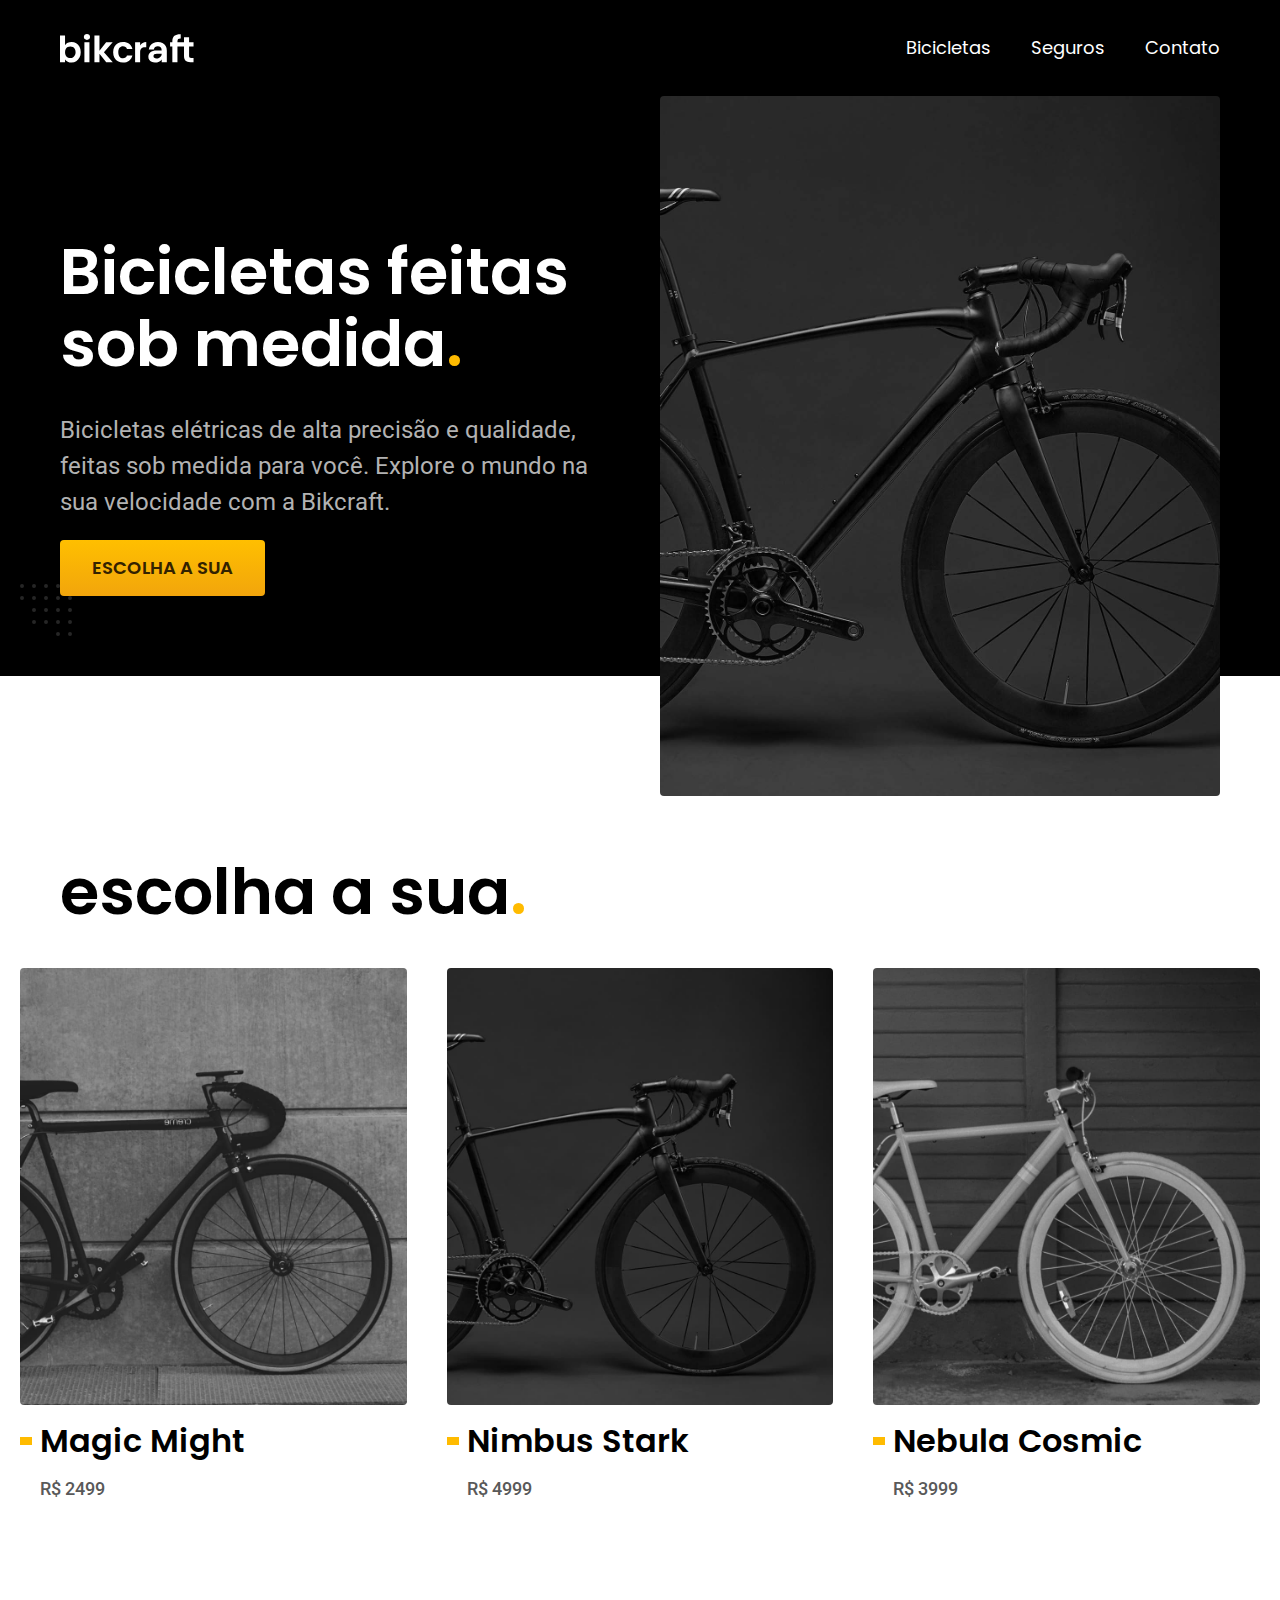
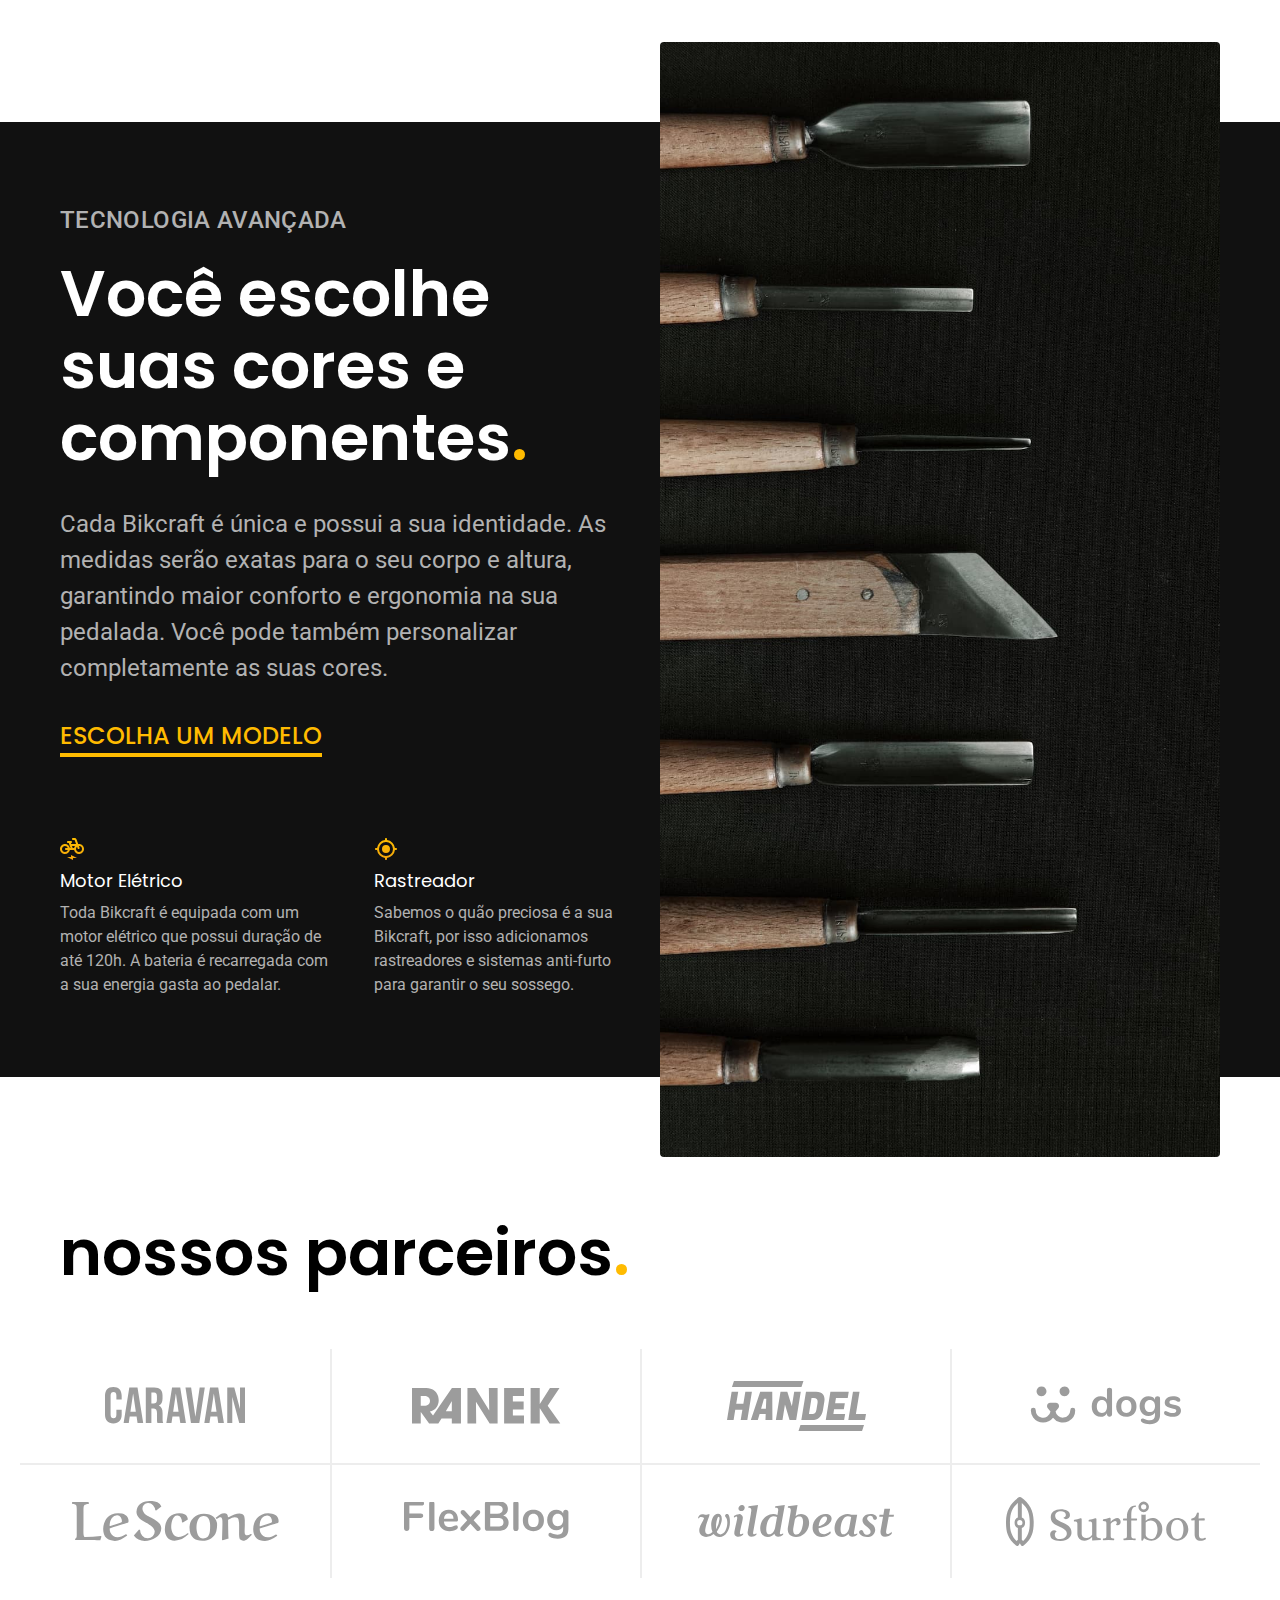
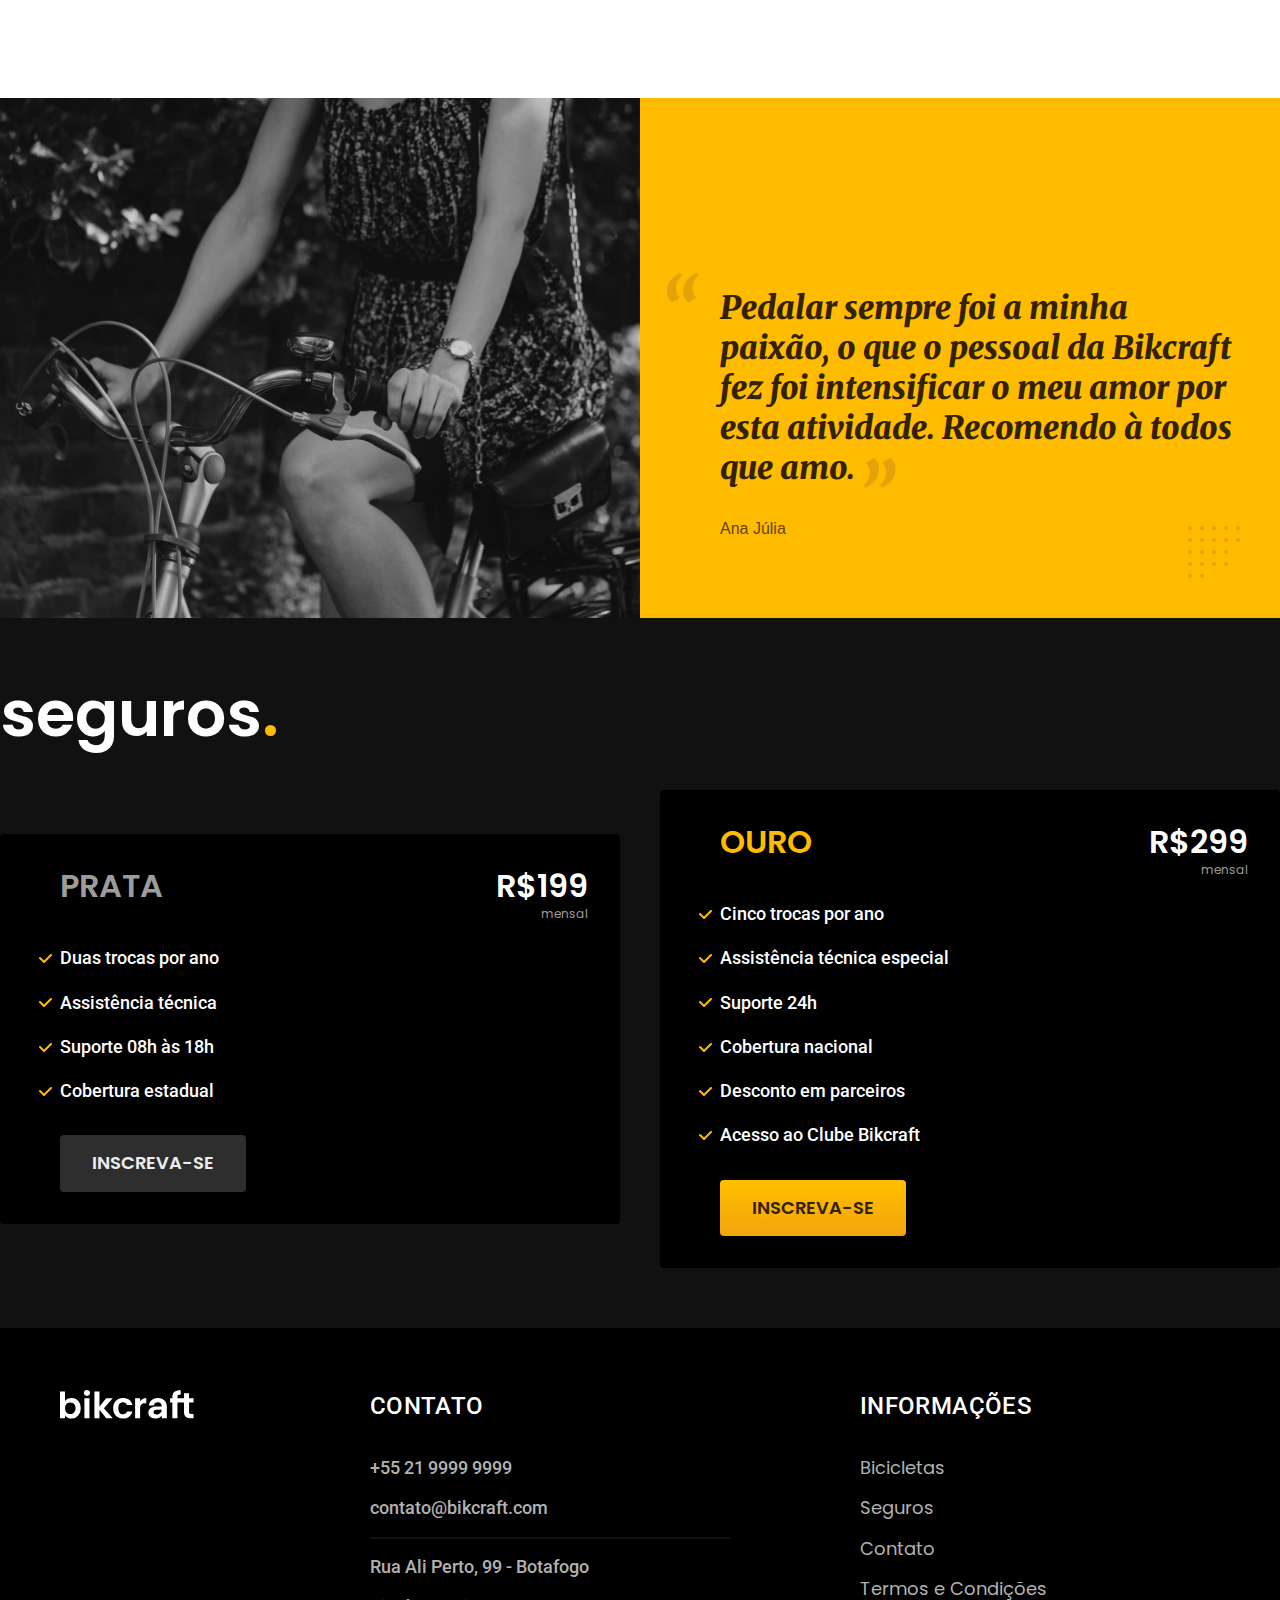
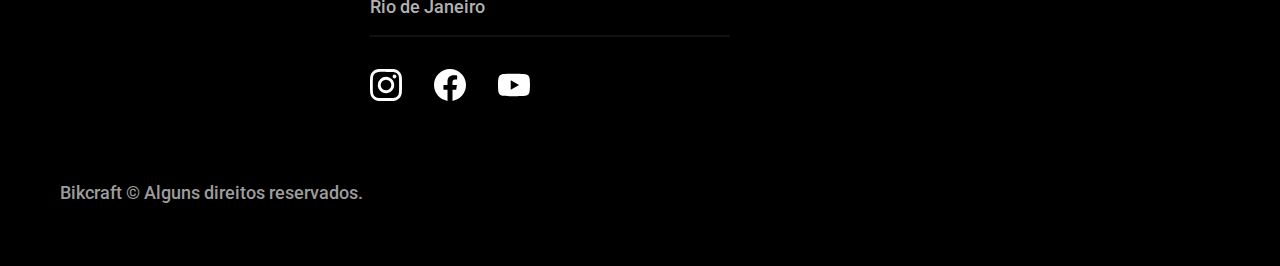
<file: index.html>
<!DOCTYPE html>
<html lang="pt-br">

<head>
    <meta charset="UTF-8">
    <meta http-equiv="X-UA-Compatible" content="IE=edge">
    <meta name="viewport" content="width=device-width, initial-scale=1.0">
    <title>Bikcraft - Bicicletas Elétricas</title>
    <meta name="description" content="Bicicletas elétricas de alta precisão e
    qualidade, feitas sob medida para o cliente. Explore o mundo na sua 
    velocidade com a Bikcraft.">


    <link rel="shortcut icon" href="./favicon.svg" type="image/svg+xml">
    <link rel="preload" href="./css/style.min.css" as="style">
    <link rel="stylesheet" href="./css/style.min.css">

    <link rel="preconnect" href="https://fonts.googleapis.com">
    <link rel="preconnect" href="https://fonts.gstatic.com" crossorigin>
    <link href="https://fonts.googleapis.com/css2?family=Merriweather:ital,wght@1,900&family=Poppins:wght@400;600&family=Roboto:wght@400;500&display=swap" rel="stylesheet">

    <script>document.documentElement.classList.add('js');</script>
</head>

<body>
    <header class="header-bg">
        <div class="header container">
            <a href="./"><img src="./img/bikcraft.svg" alt="Bikcraft" width="136px" height="32px"></a>
            <nav aria-label="primaria">
                <ul class="header-menu cor-c0  font-1-m">
                    <li><a href="./bicicletas.html">Bicicletas</a></li>
                    <li><a href="./seguros.html">Seguros</a></li>
                    <li><a href="./contato.html">Contato</a></li>
                </ul>
            </nav>
        </div>
    </header>

    <main class="introducao-bg">
        <div class="introducao container">
            <div class="introducao-texto">
                <h1 class="font-1-xxl cor-c0 fadeInLeft" data-anime="200">Bicicletas feitas sob medida<span class="cor-p1">.</span></h1>
                <p class="font-2-l cor-c5 fadeInLeft" data-anime="400">Bicicletas elétricas de alta precisão e qualidade, feitas sob
                    medida para você. Explore o mundo na sua velocidade com a
                    Bikcraft.
                </p>
                <a class="btn fadeInLeft" href="./bicicletas.html" data-anime="600">Escolha a sua</a>
            </div>
            <picture class="fadeInLeft" data-anime="800">
                <source media="(max-width: 800px)" srcset="./img/bicicletas/nimbus.jpg">
                <img src="img/fotos/introducao.jpg" alt="Bicicleta elétrica preta" width="1280px" height="1600px">
            </picture>
        </div>
    </main>

    <article class="bicicletas-lista">
        <h2 class="galeria-titulo font-1-xxl cor-c12 container">escolha a sua<span class="cor-p1">.</span></h2>
        <ul>
            <li>
                <a href="./bicicletas/magic.html">
                    <img src="./img/bicicletas/magic-home.jpg" alt="Bicicleta Preta" width="920px" height="1040px">
                    <h3 class="font-1-xl">Magic Might</h3>
                    <span class="font-2-m cor-c8">R$ 2499</span>
                </a>
            </li>
            <li>
                <a href="./bicicletas/nimbus.html">
                    <img src="./img/bicicletas/nimbus-home.jpg" alt="Bicicleta Preta" width="920px" height="1040px">
                    <h3 class="font-1-xl">Nimbus Stark</h3>
                    <span class="font-2-m cor-c8">R$ 4999</span>
                </a>
            </li>
            <li>
                <a href="./bicicletas/nebula.html">
                    <img src="./img/bicicletas/nebula-home.jpg" alt="Bicicleta Preta" width="920px" height="1040px">
                    <h3 class="font-1-xl">Nebula Cosmic</h3>
                    <span class="font-2-m cor-c8">R$ 3999</span>
                </a>
            </li>
        </ul>
    </article>

    <article class="tecnologia-bg">
        <div class="tecnologia container">
            <div class="tecnologia-conteudo">
                <span class="font-2-l-b cor-c5">Tecnologia Avançada</span>
                <h2 class="font-1-xxl cor-c0">Você escolhe suas cores e componentes<span class="cor-p1">.</span></h2>
                <p class="font-2-l cor-c5">
                    Cada Bikcraft é única e possui a sua identidade. As medidas serão exatas para o seu corpo e altura, garantindo maior conforto e ergonomia na sua pedalada. Você pode também personalizar completamente as suas cores.
                </p>
                <a class="link" href="./bicicletas.html">Escolha um modelo</a>

                <div class="tecnologia-vantagens">
                    <div>
                        <img src="./img/icones/eletrica.svg" alt="" width="24px" height="24px">
                        <h3 class="font-1-m cor-c0">Motor Elétrico</h3>
                        <p class="font-2-s cor-c5">Toda Bikcraft é equipada com um motor elétrico que possui duração de até 120h. A bateria é recarregada com a sua energia gasta ao pedalar.</p>
                    </div>
                    <div>
                        <img src="./img/icones/rastreador.svg" alt="" width="24px" height="24px">
                        <h3 class="font-1-m cor-c0">Rastreador</h3>
                        <p class="font-2-s cor-c5">Sabemos o quão preciosa é a sua Bikcraft, por isso adicionamos rastreadores e sistemas anti-furto para garantir o seu sossego.</p>
                    </div>
                </div>
            </div>
            <div class="tecnologia-imagem">
                <img src="./img/fotos/tecnologia.jpg" alt="" width="1200px" height="1920px">
            </div>
        </div>
    </article>

    <section class="parceiros" aria-label="Nossos Parceiros">
        <h2 class="galeria-titulo font-1-xxl cor-c12 container">nossos parceiros<span class="cor-p1">.</span></h2>

        <ul>
            <li><img src="./img/parceiros/caravan.svg" alt="caravan"></li>
            <li><img src="./img/parceiros/ranek.svg" alt="ranek"></li>
            <li><img src="./img/parceiros/handel.svg" alt="handel"></li>
            <li><img src="./img/parceiros/dogs.svg" alt="dogs"></li>
            <li><img src="./img/parceiros/lescone.svg" alt="lescone"></li>
            <li><img src="./img/parceiros/flexblog.svg" alt="flexblog"></li>
            <li><img src="./img/parceiros/wildbeast.svg" alt="wildbeast"></li>
            <li><img src="./img/parceiros/surfbot.svg" alt="surfbot"></li>
        </ul>
    </section>

    <section class="depoimento" aria-label="depoimento">
        <div>
            <img src="./img/fotos/depoimento.jpg" alt="Pessoa pedalando uma bicicleta Bikcraft">
        </div>

        <div class="depoimento-conteudo">
            <blockquote class="font-1-xl cor-p5">
                <p>Pedalar sempre foi a minha paixão, o que o pessoal da Bikcraft fez foi intensificar o meu amor por esta atividade. Recomendo à todos que amo.</p>
            </blockquote>
            <span class="font-1-mb cor-p4">Ana Júlia</span>
        </div>
    </section>

    <article class="seguros-bg">
        <div class="seguros">
            <h2 class="font-1-xxl cor-c0">seguros<span class="cor-p1">.</span></h2>

            <div class="seguros-item seguro-prata">
                <h3 class="font-1-xl cor-c6">PRATA</h3>
                <span class="font-1-xl cor-c0">R$199 <span class="font-1-xs cor-c6">mensal</span></span>

                <ul class="font-2-m cor-c0">
                    <li>Duas trocas por ano</li>
                    <li>Assistência técnica</li>
                    <li>Suporte 08h às 18h</li>
                    <li>Cobertura estadual</li>
                </ul>
                <a class="btn secundario" href="./orcamento.html?tipo=seguro&produto=prata">Inscreva-se</a>
            </div>

            <div class="seguros-item">
                <h3 class="font-1-xl cor-p1">OURO</h3>
                <span class="font-1-xl cor-c0">R$299 <span class="font-1-xs cor-c6">mensal</span></span>

                <ul class="font-2-m cor-c0">
                    <li>Cinco trocas por ano</li>
                    <li>Assistência técnica especial</li>
                    <li>Suporte 24h</li>
                    <li>Cobertura nacional</li>
                    <li>Desconto em parceiros</li>
                    <li>Acesso ao Clube Bikcraft</li>
                </ul>
                <a class="btn" href="./orcamento.html?tipo=seguro&produto=ouro">Inscreva-se</a>
            </div>
        </div>
    </article>

    <footer class="footer-bg">
        <div class="footer container">
            <img src="./img/bikcraft.svg" alt="Bikcraft">

            <div class="footer-contato">
                <h3 class="font-2-l-b cor-c0">Contato</h3>
                <ul class="font-2-m cor-c5">
                    <li><a href="tel:+552199999999">+55 21 9999 9999</a></li>
                    <li><a href="mailto:contato@bikcraft.com">contato@bikcraft.com</a></li>
                    <li>Rua Ali Perto, 99 - Botafogo</li>
                    <li>Rio de Janeiro</li>
                </ul>

                <div class="footer-redes">
                    <a href="./"><img src="./img/redes/instagram.svg" alt=""></a>
                    <a href="./"><img src="./img/redes/facebook.svg" alt=""></a>
                    <a href="./"><img src="./img/redes/youtube.svg" alt=""></a>
                </div>
            </div>

            <div class="footer-informacoes">
                <h3 class="font-2-l-b cor-c0">Informações</h3>
                <nav>
                    <ul class="font-1-m cor-c5">
                        <li><a href="./bicicletas.html">Bicicletas</a></li>
                        <li><a href="./seguros.html">Seguros</a></li>
                        <li><a href="./contato.html">Contato</a></li>
                        <li><a href="./termos.html">Termos e Condições</a></li>
                    </ul>
                </nav>
            </div>
            <p class="copyright font-2-m cor-c6">Bikcraft &copy; Alguns direitos reservados.</p>
        </div>
    </footer>

    <script src="./js/plugins/simple-anime.js"></script>
    <script src="./js/script.js"></script>
</body>

</html>
</file>
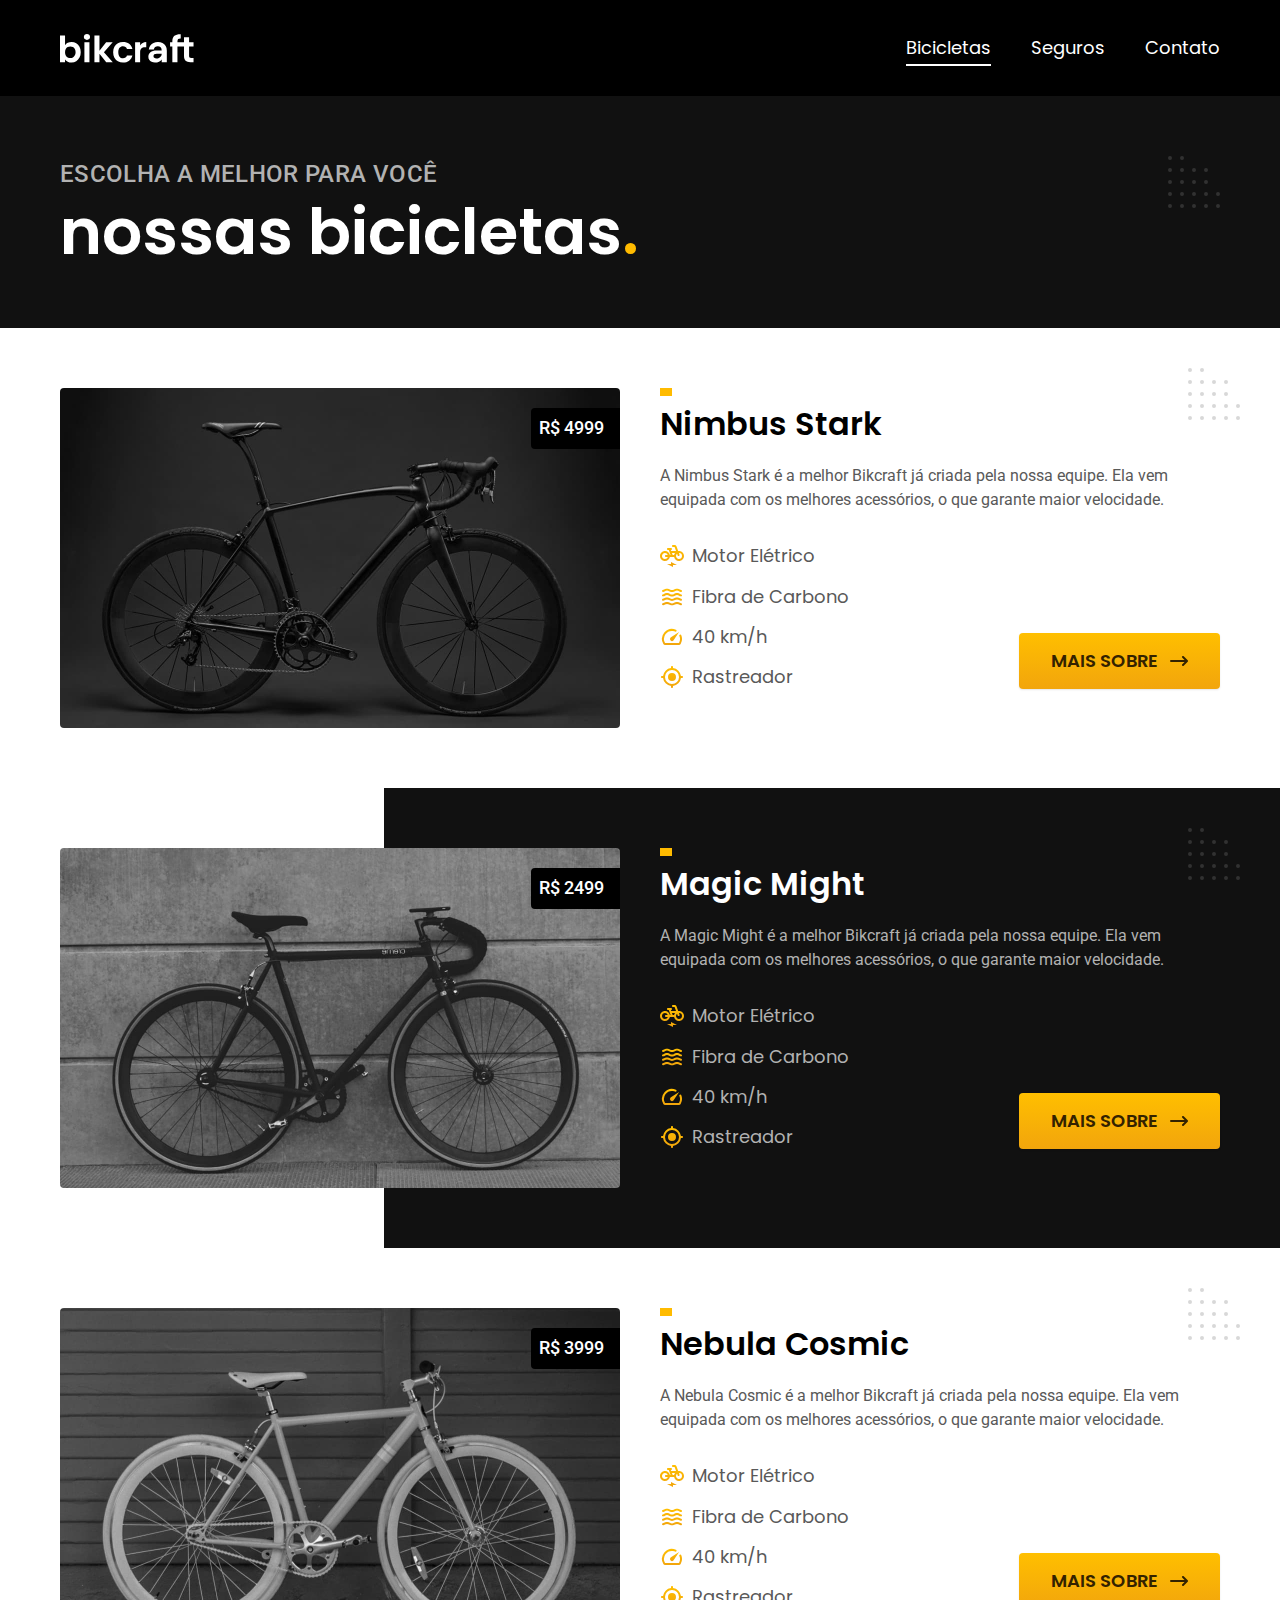
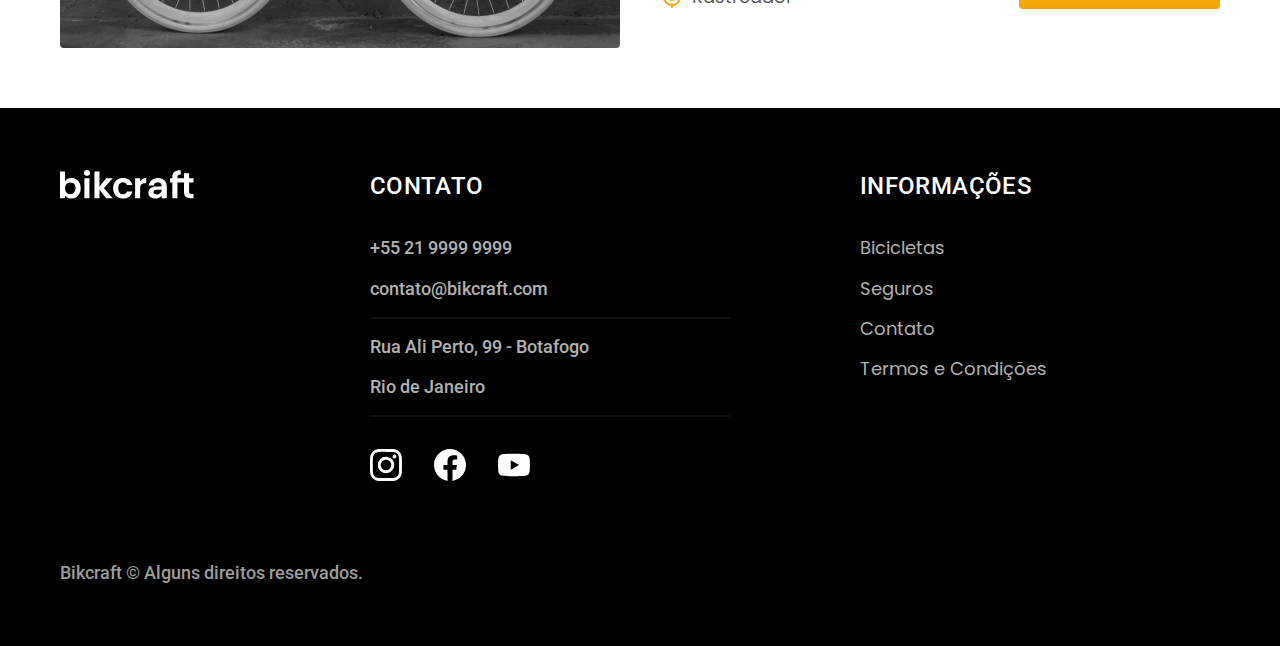
<file: bicicletas.html>
<html lang="pt-br">

<head>
    <meta charset="UTF-8">
    <meta http-equiv="X-UA-Compatible" content="IE=edge">
    <meta name="viewport" content="width=device-width, initial-scale=1.0">
    <title>Bicicletas | Bikcraft</title>
    <meta name="description" content="Bicicletas da Bikcraft">

    <link rel="shortcut icon" href="./favicon.svg" type="image/svg+xml">


    <link rel="preload" href="./css/style.min.css" as="style">
    <link rel="stylesheet" href="./css/style.min.css">

    <link rel="preconnect" href="https://fonts.googleapis.com">
    <link rel="preconnect" href="https://fonts.gstatic.com" crossorigin>
    <link href="https://fonts.googleapis.com/css2?family=Merriweather:ital,wght@1,900&family=Poppins:wght@400;600&family=Roboto:wght@400;500&display=swap" rel="stylesheet">

    <script>document.documentElement.classList.add('js');</script>
</head>

<body id="bicicletas">
    <header class="header-bg">
        <div class="header container">
            <a href="./"><img src="./img/bikcraft.svg" alt="Bikcraft"></a>
            <nav aria-label="primaria">
                <ul class="header-menu cor-c0  font-1-m">
                    <li><a href="./bicicletas.html">Bicicletas</a></li>
                    <li><a href="./seguros.html">Seguros</a></li>
                    <li><a href="./contato.html">Contato</a></li>
                </ul>
            </nav>
        </div>
    </header>

    <main>
        <div class="titulo-bg">
            <div class="titulo container">
                <p class="font-2-l-b cor-c5 fadeInLeft" data-anime="200">Escolha a melhor para você</p>
                <h1 class="font-1-xxl cor-c0 fadeInLeft" data-anime="400">nossas bicicletas<span class="cor-p1">.</span></h1>
            </div>
        </div>

        <div class="bicicletas container fadeInLeft" data-anime="600">
            <div class="bicicletas-imagem">
                <img src="./img/bicicletas/nimbus.jpg" alt="Bicicleta preta">
                <span class="font-2-m cor-c0">R$ 4999</span>
            </div>

            <div class="bicicletas-conteudo">
                <h2 class="font-1-xl">Nimbus Stark</h2>
                <p class="font-2-s cor-c8">A Nimbus Stark é a melhor Bikcraft já criada pela nossa equipe. Ela vem equipada com os melhores acessórios, o que garante maior velocidade.</p>
                <ul class="font-1-m cor-c8">
                    <li><img src="./img/icones/eletrica.svg" alt="">Motor Elétrico</li>
                    <li><img src="./img/icones/carbono.svg" alt="">Fibra de Carbono</li>
                    <li><img src="./img/icones/velocidade.svg" alt="">40 km/h</li>
                    <li><img src="./img/icones/rastreador.svg" alt="">Rastreador</li>
                </ul>
                <a class="btn seta" href="./bicicletas/nimbus.html">Mais Sobre</a>
            </div>
        </div>

        <div class="bicicletas-bg fadeInLeft" data-anime="600">
            <div class="bicicletas container">
                <div class="bicicletas-imagem">
                    <img src="./img/bicicletas/magic.jpg" alt="Bicicleta preta">
                    <span class="font-2-m cor-c0">R$ 2499</span>
                </div>

                <div class="bicicletas-conteudo">
                    <h2 class="font-1-xl cor-c0">Magic Might</h2>
                    <p class="font-2-s cor-c5">A Magic Might é a melhor Bikcraft já criada pela nossa equipe. Ela vem equipada com os melhores acessórios, o que garante maior velocidade.</p>
                    <ul class="font-1-m cor-c5">
                        <li><img src="./img/icones/eletrica.svg" alt="">Motor Elétrico</li>
                        <li><img src="./img/icones/carbono.svg" alt="">Fibra de Carbono</li>
                        <li><img src="./img/icones/velocidade.svg" alt="">40 km/h</li>
                        <li><img src="./img/icones/rastreador.svg" alt="">Rastreador</li>
                    </ul>
                    <a class="btn seta" href="./bicicletas/magic.html">Mais Sobre</a>
                </div>
            </div>
        </div>

        <div class="bicicletas container">
            <div class="bicicletas-imagem">
                <img src="./img/bicicletas/nebula.jpg" alt="Bicicleta preta">
                <span class="font-2-m cor-c0">R$ 3999</span>
            </div>

            <div class="bicicletas-conteudo">
                <h2 class="font-1-xl">Nebula Cosmic</h2>
                <p class="font-2-s cor-c8">A Nebula Cosmic é a melhor Bikcraft já criada pela nossa equipe. Ela vem equipada com os melhores acessórios, o que garante maior velocidade.</p>
                <ul class="font-1-m cor-c8">
                    <li><img src="./img/icones/eletrica.svg" alt="">Motor Elétrico</li>
                    <li><img src="./img/icones/carbono.svg" alt="">Fibra de Carbono</li>
                    <li><img src="./img/icones/velocidade.svg" alt="">40 km/h</li>
                    <li><img src="./img/icones/rastreador.svg" alt="">Rastreador</li>
                </ul>
                <a class="btn seta" href="./bicicletas/nebula.html">Mais Sobre</a>
            </div>
        </div>
    </main>

    <footer class="footer-bg">
        <div class="footer container">
            <img src="./img/bikcraft.svg" alt="Bikcraft">

            <div class="footer-contato">
                <h3 class="font-2-l-b cor-c0">Contato</h3>
                <ul class="font-2-m cor-c5">
                    <li><a href="tel:+552199999999">+55 21 9999 9999</a></li>
                    <li><a href="mailto:contato@bikcraft.com">contato@bikcraft.com</a></li>
                    <li>Rua Ali Perto, 99 - Botafogo</li>
                    <li>Rio de Janeiro</li>
                </ul>

                <div class="footer-redes">
                    <a href="./"><img src="./img/redes/instagram.svg" alt=""></a>
                    <a href="./"><img src="./img/redes/facebook.svg" alt=""></a>
                    <a href="./"><img src="./img/redes/youtube.svg" alt=""></a>
                </div>
            </div>

            <div class="footer-informacoes">
                <h3 class="font-2-l-b cor-c0">Informações</h3>
                <nav>
                    <ul class="font-1-m cor-c5">
                        <li><a href="./bicicletas.html">Bicicletas</a></li>
                        <li><a href="./seguros.html">Seguros</a></li>
                        <li><a href="./contato.html">Contato</a></li>
                        <li><a href="./termos.html">Termos e Condições</a></li>
                    </ul>
                </nav>
            </div>
            <p class="copyright font-2-m cor-c6">Bikcraft &copy; Alguns direitos reservados.</p>
        </div>
    </footer>


    <script src="./js/plugins/simple-anime.js"></script>
    <script src="./js/script.js"></script>
</body>

</html>
</file>
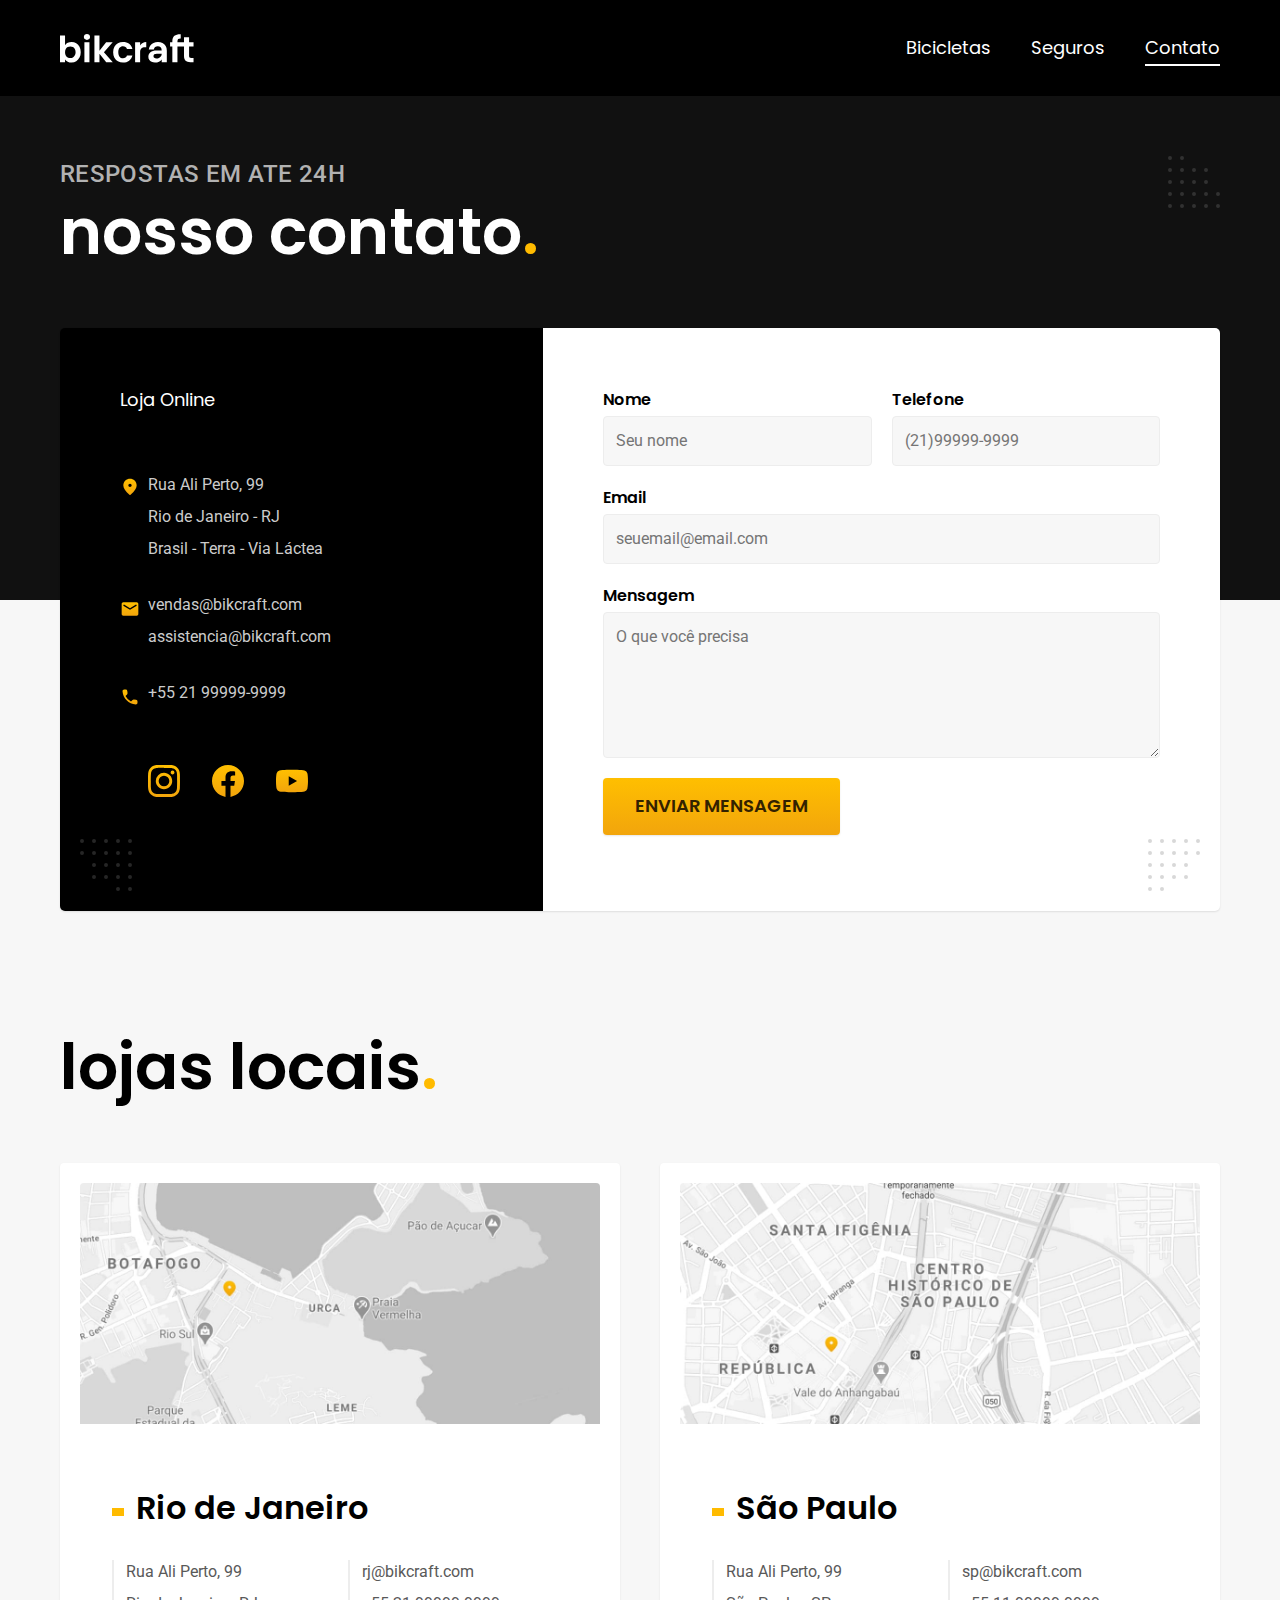
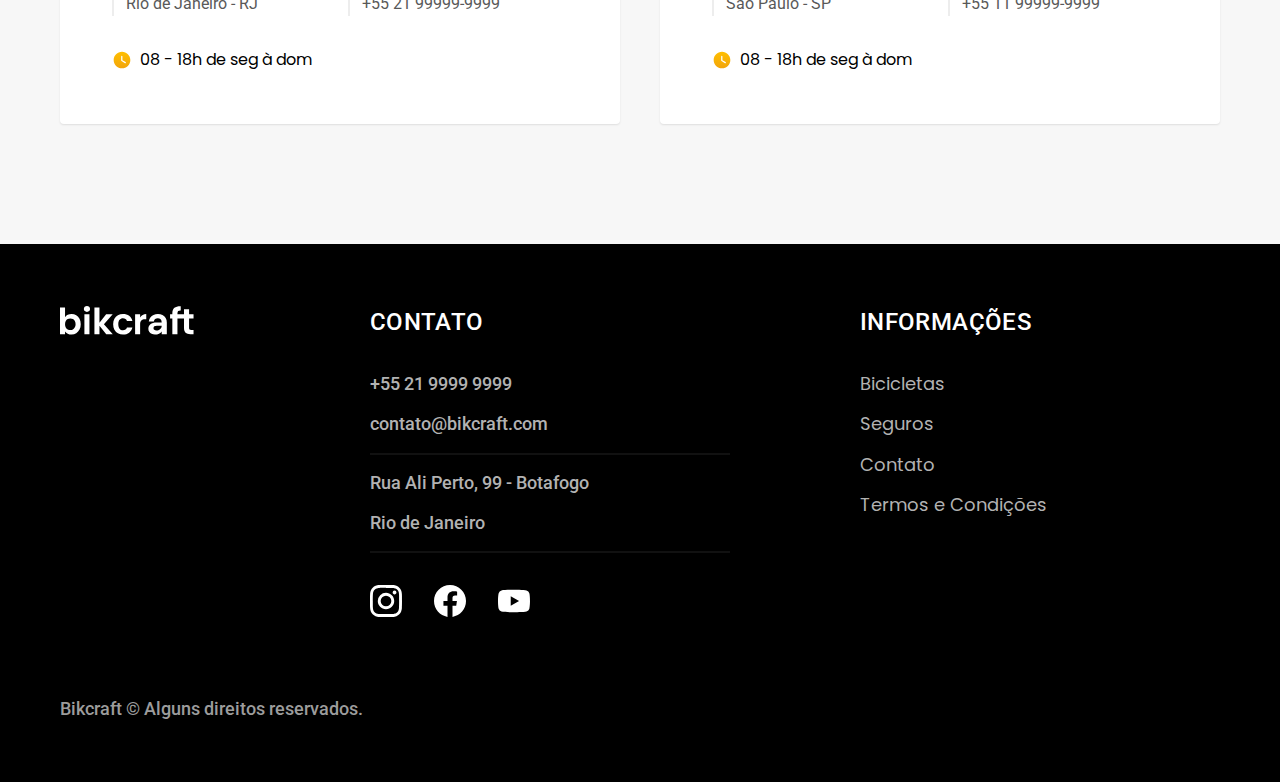
<file: contato.html>
<html lang="pt-br">

<head>
    <meta charset="UTF-8">
    <meta http-equiv="X-UA-Compatible" content="IE=edge">
    <meta name="viewport" content="width=device-width, initial-scale=1.0">
    <title>Contato | Bikcraft</title>
    <meta name="description" content="Contatos da Bikcraft">

    <link rel="shortcut icon" href="./favicon.svg" type="image/svg+xml">


    <link rel="preload" href="./css/style.min.css" as="style">
    <link rel="stylesheet" href="./css/style.min.css">

    <link rel="preconnect" href="https://fonts.googleapis.com">
    <link rel="preconnect" href="https://fonts.gstatic.com" crossorigin>
    <link href="https://fonts.googleapis.com/css2?family=Merriweather:ital,wght@1,900&family=Poppins:wght@400;600&family=Roboto:wght@400;500&display=swap" rel="stylesheet">

    <script>document.documentElement.classList.add('js');</script>
</head>

<body id="contato">
    <header class="header-bg">
        <div class="header container">
            <a href="./"><img src="./img/bikcraft.svg" alt="Bikcraft"></a>
            <nav aria-label="primaria">
                <ul class="header-menu cor-c0  font-1-m">
                    <li><a href="./bicicletas.html">Bicicletas</a></li>
                    <li><a href="./seguros.html">Seguros</a></li>
                    <li><a href="./contato.html">Contato</a></li>
                </ul>
            </nav>
        </div>
    </header>

    <main>
        <div class="titulo-bg">
            <div class="titulo container">
                <p class="font-2-l-b cor-c5 fadeInLeft" data-anime="200">Respostas em ate 24h</p>
                <h1 class="font-1-xxl cor-c0 fadeInLeft" data-anime="400">nosso contato<span class="cor-p1">.</span></h1>
            </div>
        </div>

        <div class="contato container fadeInLeft" data-anime="600">
            <section class="contato-dados" aria-label="endereço">
                <h2 class="font-1-m cor-c0">Loja Online</h2>

                <div class="contato-endereco font-2-s cor-c4">
                    <p>Rua Ali Perto, 99</p>
                    <p>Rio de Janeiro - RJ</p>
                    <p>Brasil - Terra - Via Láctea</p>
                </div>

                <address class="contato-meios font-2-s cor-c4">
                    <a href="mailto:vendas@bikcraft.com">vendas@bikcraft.com</a>
                    <a href="mailto:assistencia@bikcraft.com">assistencia@bikcraft.com</a>
                    <a href="tel:+55-21-99999-9999">+55 21 99999-9999</a>
                </address>

                <div class="contato-redes">
                    <a href="./"><img src="./img/redes/instagram-p.svg" alt=""></a>
                    <a href="./"><img src="./img/redes/facebook-p.svg" alt=""></a>
                    <a href="./"><img src="./img/redes/youtube-p.svg" alt=""></a>
                </div>
            </section>

            <section class="contato-formulario" aria-label="Formulário">
                <form class="form" action="./contato.html">
                    <div>
                        <label for="nome">Nome</label>
                        <input type="text" name="nome" id="nome" placeholder="Seu nome">
                    </div>
                    <div>
                        <label for="telefone">Telefone</label>
                        <input type="tel" name="telefone" id="telefone" placeholder="(21)99999-9999">
                    </div>
                    <div class="col-2">
                        <label for="email">Email</label>
                        <input type="email" name="email" id="email" placeholder="seuemail@email.com">
                    </div>
                    <div class="col-2">
                        <label for="mensagem">Mensagem</label>
                        <textarea name="mensagem" id="mensagem" rows="5" placeholder="O que você precisa"></textarea>
                    </div>
                    <button class="btn">Enviar Mensagem</button>
                </form>
            </section>

        </div>

    </main>

    <article class="lojas container">
        <h2 class="font-1-xxl">lojas locais<span class="cor-p1">.</span></h2>

        <div class="lojas-item">
            <img src="./img/lojas/rj.jpg" alt="Mapa marcando o endereço em Rua Ali Perto, 99">

            <div class="lojas-conteudo">
                <h3 class="font-1-xl">Rio de Janeiro</h3>
                <div class="lojas-dados font-2-s cor-c8">
                    <p>Rua Ali Perto, 99</p>
                    <p>Rio de Janeiro - RJ</p>
                </div>
                <div class="lojas-dados font-2-s cor-c8">
                    <a href="mailto:rj@bikcraft.com">rj@bikcraft.com</a>
                    <a href="tel:+55-21-99999-9999">+55 21 99999-9999</a>
                </div>
                <p class="lojas-tempo font-1-s"><img src="./img/icones/horario.svg" alt="">08 - 18h de seg à dom</p>
            </div>
        </div>

        <div class="lojas-item">
            <img src="./img/lojas/sp.jpg" alt="Mapa marcando o endereço em Rua Ali Perto, 99">

            <div class="lojas-conteudo">
                <h3 class="font-1-xl">São Paulo</h3>
                <div class="lojas-dados font-2-s cor-c8">
                    <p>Rua Ali Perto, 99</p>
                    <p>São Paulo - SP</p>
                </div>
                <div class="lojas-dados font-2-s cor-c8">
                    <a href="mailto:sp@bikcraft.com">sp@bikcraft.com</a>
                    <a href="tel:+55-11-99999-9999">+55 11 99999-9999</a>
                </div>

                <p class="lojas-tempo font-1-s"><img src="./img/icones/horario.svg" alt="">08 - 18h de seg à dom</p>
            </div>
        </div>
    </article>

    <footer class="footer-bg">
        <div class="footer container">
            <img src="./img/bikcraft.svg" alt="Bikcraft">

            <div class="footer-contato">
                <h3 class="font-2-l-b cor-c0">Contato</h3>
                <ul class="font-2-m cor-c5">
                    <li><a href="tel:+552199999999">+55 21 9999 9999</a></li>
                    <li><a href="mailto:contato@bikcraft.com">contato@bikcraft.com</a></li>
                    <li>Rua Ali Perto, 99 - Botafogo</li>
                    <li>Rio de Janeiro</li>
                </ul>

                <div class="footer-redes">
                    <a href="./"><img src="./img/redes/instagram.svg" alt=""></a>
                    <a href="./"><img src="./img/redes/facebook.svg" alt=""></a>
                    <a href="./"><img src="./img/redes/youtube.svg" alt=""></a>
                </div>
            </div>

            <div class="footer-informacoes">
                <h3 class="font-2-l-b cor-c0">Informações</h3>
                <nav>
                    <ul class="font-1-m cor-c5">
                        <li><a href="./bicicletas.html">Bicicletas</a></li>
                        <li><a href="./seguros.html">Seguros</a></li>
                        <li><a href="./contato.html">Contato</a></li>
                        <li><a href="./termos.html">Termos e Condições</a></li>
                    </ul>
                </nav>
            </div>
            <p class="copyright font-2-m cor-c6">Bikcraft &copy; Alguns direitos reservados.</p>
        </div>
    </footer>


    <script src="./js/plugins/simple-anime.js"></script>
    <script src="./js/script.js"></script>
</body>

</html>
</file>
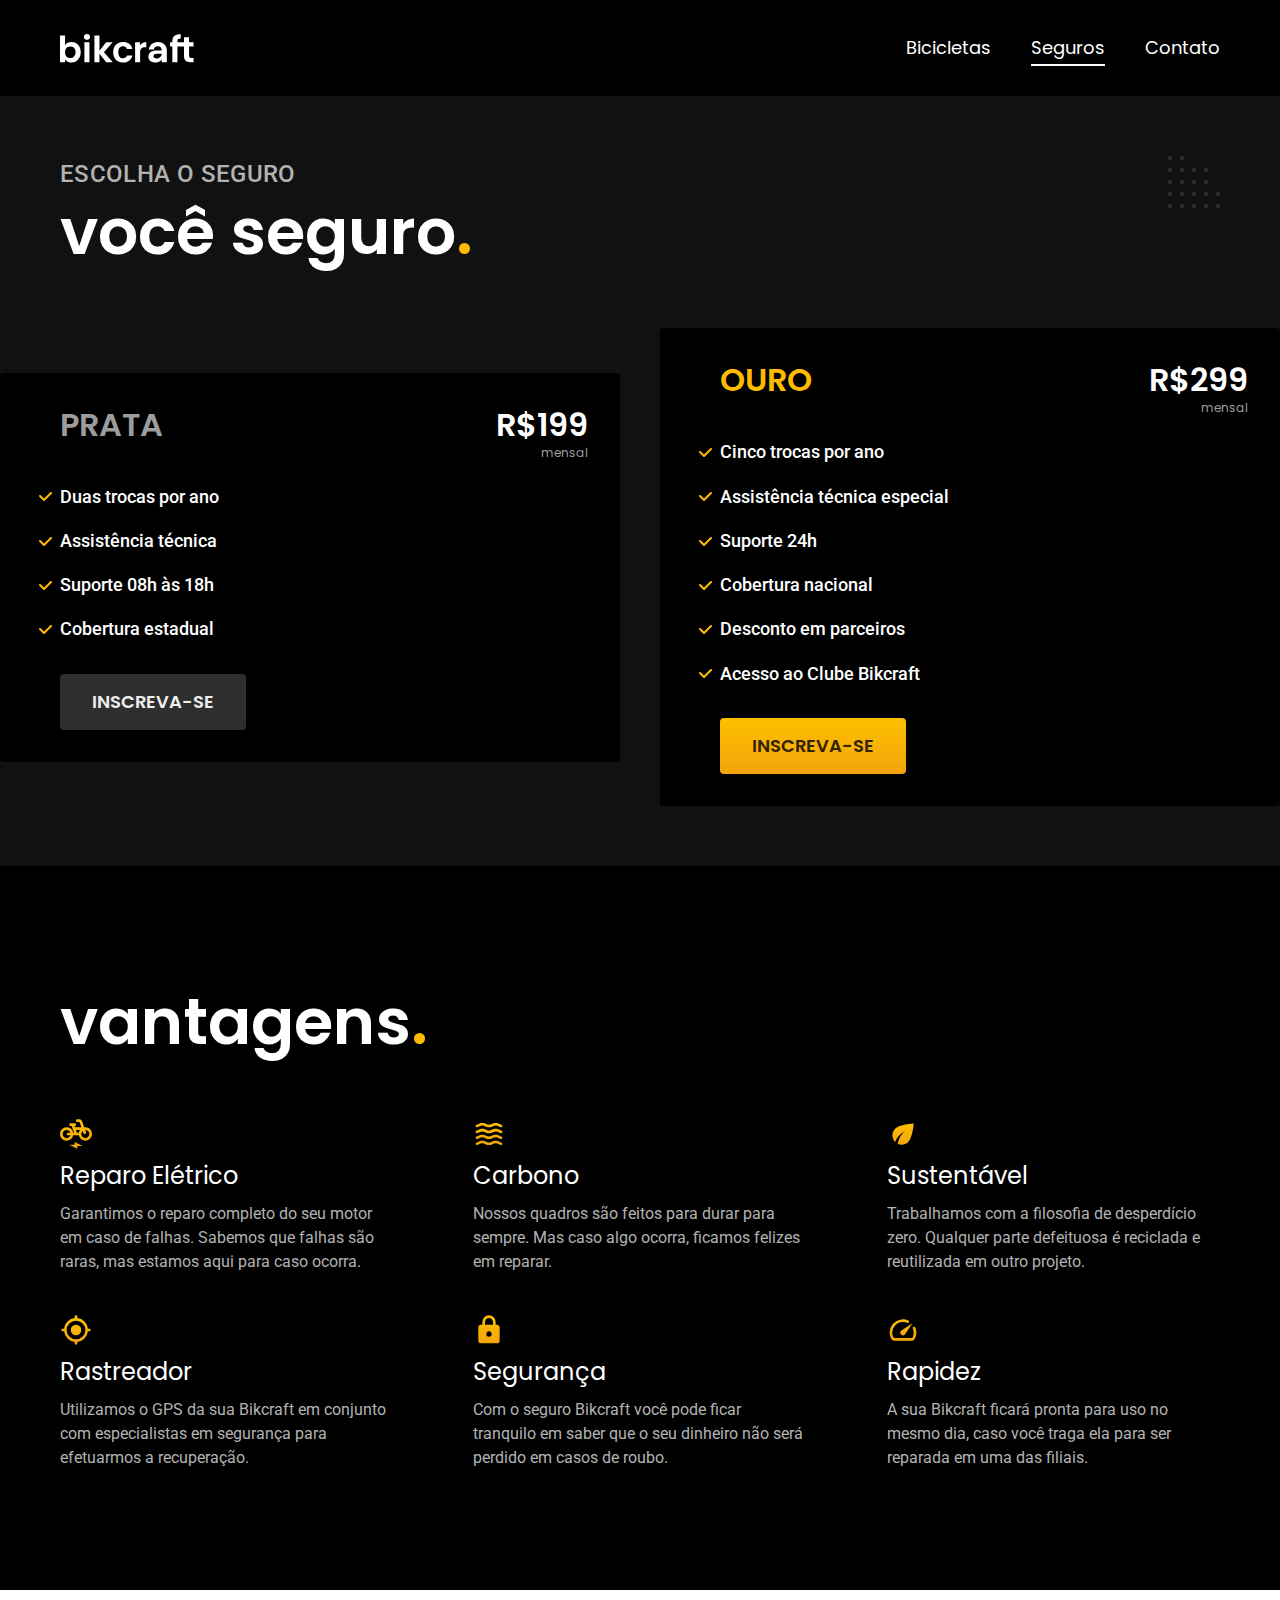
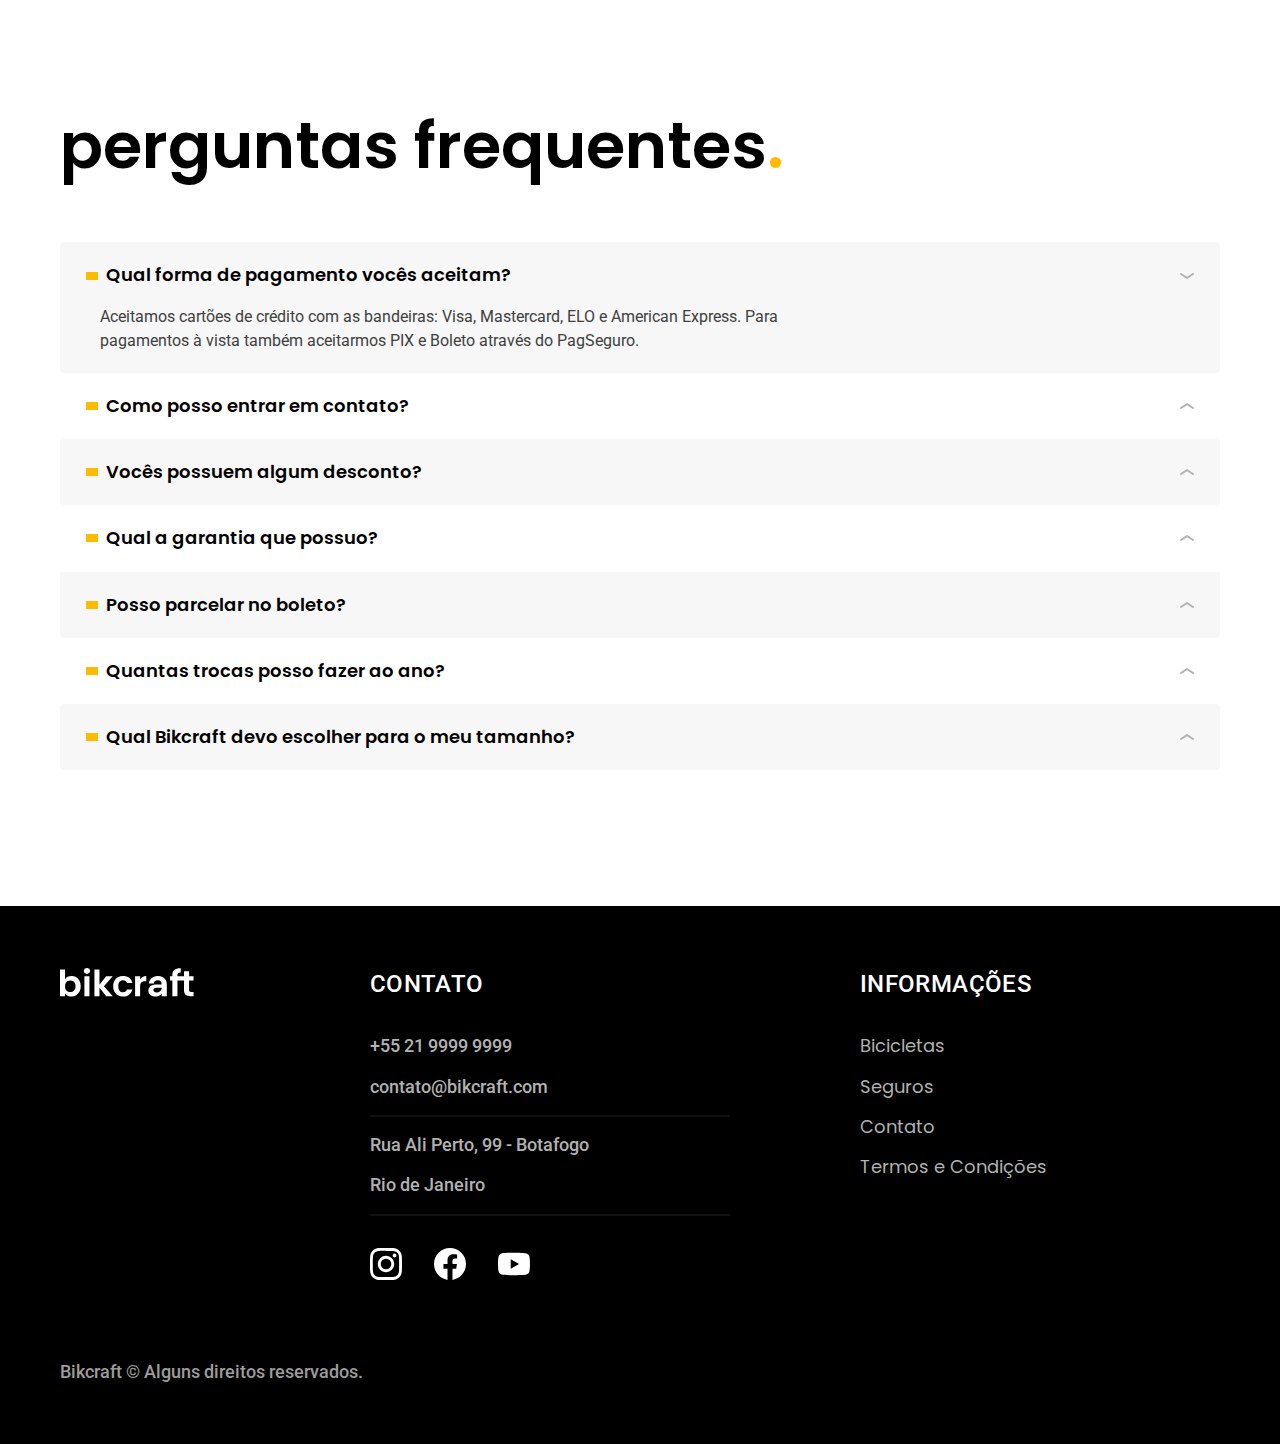
<file: seguros.html>
<html lang="pt-br">

<head>
    <meta charset="UTF-8">
    <meta http-equiv="X-UA-Compatible" content="IE=edge">
    <meta name="viewport" content="width=device-width, initial-scale=1.0">
    <title>Seguros | Bikcraft</title>
    <meta name="description" content="Seguros da Bikcraft">

    <link rel="shortcut icon" href="./favicon.svg" type="image/svg+xml">


    <link rel="preload" href="./css/style.min.css" as="style">
    <link rel="stylesheet" href="./css/style.min.css">

    <link rel="preconnect" href="https://fonts.googleapis.com">
    <link rel="preconnect" href="https://fonts.gstatic.com" crossorigin>
    <link href="https://fonts.googleapis.com/css2?family=Merriweather:ital,wght@1,900&family=Poppins:wght@400;600&family=Roboto:wght@400;500&display=swap" rel="stylesheet">

    <script>document.documentElement.classList.add('js');</script>
</head>

<body id="seguros">
    <header class="header-bg">
        <div class="header container">
            <a href="./"><img src="./img/bikcraft.svg" alt="Bikcraft"></a>
            <nav aria-label="primaria">
                <ul class="header-menu cor-c0  font-1-m">
                    <li><a href="./bicicletas.html">Bicicletas</a></li>
                    <li><a href="./seguros.html">Seguros</a></li>
                    <li><a href="./contato.html">Contato</a></li>
                </ul>
            </nav>
        </div>
    </header>

    <main class="seguros-bg">
        <div class="titulo-bg">
            <div class="titulo container">
                <p class="font-2-l-b cor-c5 fadeInLeft" data-anime="200">Escolha o seguro</p>
                <h1 class="font-1-xxl cor-c0 fadeInLeft" data-anime="400">você seguro<span class="cor-p1">.</span></h1>
            </div>
        </div>

        <div class="seguros fadeInLeft" data-anime="600">
            <div class="seguros-item seguro-prata">
                <h3 class="font-1-xl cor-c6">PRATA</h3>
                <span class="font-1-xl cor-c0">R$199 <span class="font-1-xs cor-c6">mensal</span></span>

                <ul class="font-2-m cor-c0">
                    <li>Duas trocas por ano</li>
                    <li>Assistência técnica</li>
                    <li>Suporte 08h às 18h</li>
                    <li>Cobertura estadual</li>
                </ul>
                <a class="btn secundario" href="./orcamento.html?tipo=seguro&produto=prata">Inscreva-se</a>
            </div>

            <div class="seguros-item">
                <h3 class="font-1-xl cor-p1">OURO</h3>
                <span class="font-1-xl cor-c0">R$299 <span class="font-1-xs cor-c6">mensal</span></span>

                <ul class="font-2-m cor-c0">
                    <li>Cinco trocas por ano</li>
                    <li>Assistência técnica especial</li>
                    <li>Suporte 24h</li>
                    <li>Cobertura nacional</li>
                    <li>Desconto em parceiros</li>
                    <li>Acesso ao Clube Bikcraft</li>
                </ul>
                <a class="btn" href="./orcamento.html?tipo=seguro&produto=ouro">Inscreva-se</a>
            </div>
        </div>
    </main>

    <article class="vantagens-bg">
        <div class="vantagens container">
            <h2 class="font-1-xxl cor-c0">vantagens<span class="cor-p1">.</span></h2>

            <ul>
                <li>
                    <img src="./img/icones/eletrica.svg" alt="">
                    <h3 class="font-1-l cor-c0">Reparo Elétrico</h3>
                    <p class="font-2-s cor-c5">Garantimos o reparo completo do seu motor em caso de falhas. Sabemos que falhas são raras, mas estamos aqui para caso ocorra.</p>
                </li>

                <li>
                    <img src="./img/icones/carbono.svg" alt="">
                    <h3 class="font-1-l cor-c0">Carbono</h3>
                    <p class="font-2-s cor-c5">Nossos quadros são feitos para durar para sempre. Mas caso algo ocorra, ficamos felizes em reparar.</p>
                </li>

                <li>
                    <img src="./img/icones/sustentavel.svg" alt="">
                    <h3 class="font-1-l cor-c0">Sustentável</h3>
                    <p class="font-2-s cor-c5">Trabalhamos com a filosofia de desperdício zero. Qualquer parte defeituosa é reciclada e reutilizada em outro projeto.</p>
                </li>

                <li>
                    <img src="./img/icones/rastreador.svg" alt="">
                    <h3 class="font-1-l cor-c0">Rastreador</h3>
                    <p class="font-2-s cor-c5">Utilizamos o GPS da sua Bikcraft em conjunto com especialistas em segurança para efetuarmos a recuperação.</p>
                </li>

                <li>
                    <img src="./img/icones/seguro.svg" alt="">
                    <h3 class="font-1-l cor-c0">Segurança</h3>
                    <p class="font-2-s cor-c5">Com o seguro Bikcraft você pode ficar tranquilo em saber que o seu dinheiro não será perdido em casos de roubo.</p>
                </li>

                <li>
                    <img src="./img/icones/velocidade.svg" alt="">
                    <h3 class="font-1-l cor-c0">Rapidez</h3>
                    <p class="font-2-s cor-c5">A sua Bikcraft ficará pronta para uso no mesmo dia, caso você traga ela para ser reparada em uma das filiais.</p>
                </li>
            </ul>
        </div>

    </article>

    <article class="perguntas container">
        <h2 class="font-1-xxl">perguntas frequentes<span class="cor-p1">.</span></h2>

        <dl>
            <div>
                <dt><button class="font-1-m-b" aria-controls="pergunta1" aria-expanded="true">Qual forma de pagamento vocês aceitam?</button></dt>
                <dd id="pergunta1" class="font-2-s cor-c9 ativa">Aceitamos cartões de crédito com as bandeiras: Visa, Mastercard, ELO e American Express. Para pagamentos à vista também aceitarmos PIX e Boleto através do PagSeguro.</dd>
            </div>
            <div>
                <dt><button class="font-1-m-b" aria-controls="pergunta2" aria-expanded="false">Como posso entrar em contato?</button></dt>
                <dd id="pergunta2" class="font-2-s cor-c9">Temos um email à disposição: contato@bikcraft.com</dd>
            </div>
            <div>
                <dt><button class="font-1-m-b" aria-controls="pergunta3" aria-expanded="false">Vocês possuem algum desconto?</button></dt>
                <dd id="pergunta3" class="font-2-s cor-c9">Sim, o plano da Ouro da Bikcraft disponibiliza descontos em nossos parceiros.</dd>
            </div>
            <div>
                <dt><button class="font-1-m-b" aria-controls="pergunta4" aria-expanded="false">Qual a garantia que possuo?</button></dt>
                <dd id="pergunta4" class="font-2-s cor-c9">A Bikcraft disponibiliza 1 ano de garantia.</dd>
            </div>
            <div>
                <dt><button class="font-1-m-b" aria-controls="pergunta5" aria-expanded="false">Posso parcelar no boleto?</button></dt>
                <dd id="pergunta5" class="font-2-s cor-c9">Não. Para parcelamento, somente via cartão de crédito.</dd>
            </div>
            <div>
                <dt><button class="font-1-m-b" aria-controls="pergunta6" aria-expanded="false">Quantas trocas posso fazer ao ano?</button></dt>
                <dd id="pergunta6" class="font-2-s cor-c9">Somente é permitida uma troca por ano.</dd>
            </div>
            <div>
                <dt><button class="font-1-m-b" aria-controls="pergunta7" aria-expanded="false">Qual Bikcraft devo escolher para o meu tamanho?</dt>
                <dd id="pergunta7" class="font-2-s cor-c9">Disponibilizamos um test-drive em nossas lojas para que o cliente escolha de acordo com o seu tamanho.</dd>
            </div>
        </dl>
    </article>

    <footer class="footer-bg">
        <div class="footer container">
            <img src="./img/bikcraft.svg" alt="Bikcraft">

            <div class="footer-contato">
                <h3 class="font-2-l-b cor-c0">Contato</h3>
                <ul class="font-2-m cor-c5">
                    <li><a href="tel:+552199999999">+55 21 9999 9999</a></li>
                    <li><a href="mailto:contato@bikcraft.com">contato@bikcraft.com</a></li>
                    <li>Rua Ali Perto, 99 - Botafogo</li>
                    <li>Rio de Janeiro</li>
                </ul>

                <div class="footer-redes">
                    <a href="./"><img src="./img/redes/instagram.svg" alt=""></a>
                    <a href="./"><img src="./img/redes/facebook.svg" alt=""></a>
                    <a href="./"><img src="./img/redes/youtube.svg" alt=""></a>
                </div>
            </div>

            <div class="footer-informacoes">
                <h3 class="font-2-l-b cor-c0">Informações</h3>
                <nav>
                    <ul class="font-1-m cor-c5">
                        <li><a href="./bicicletas.html">Bicicletas</a></li>
                        <li><a href="./seguros.html">Seguros</a></li>
                        <li><a href="./contato.html">Contato</a></li>
                        <li><a href="./termos.html">Termos e Condições</a></li>
                    </ul>
                </nav>
            </div>
            <p class="copyright font-2-m cor-c6">Bikcraft &copy; Alguns direitos reservados.</p>
        </div>
    </footer>


    <script src="./js/plugins/simple-anime.js"></script>
    <script src="./js/script.js"></script>
</body>

</html>
</file>
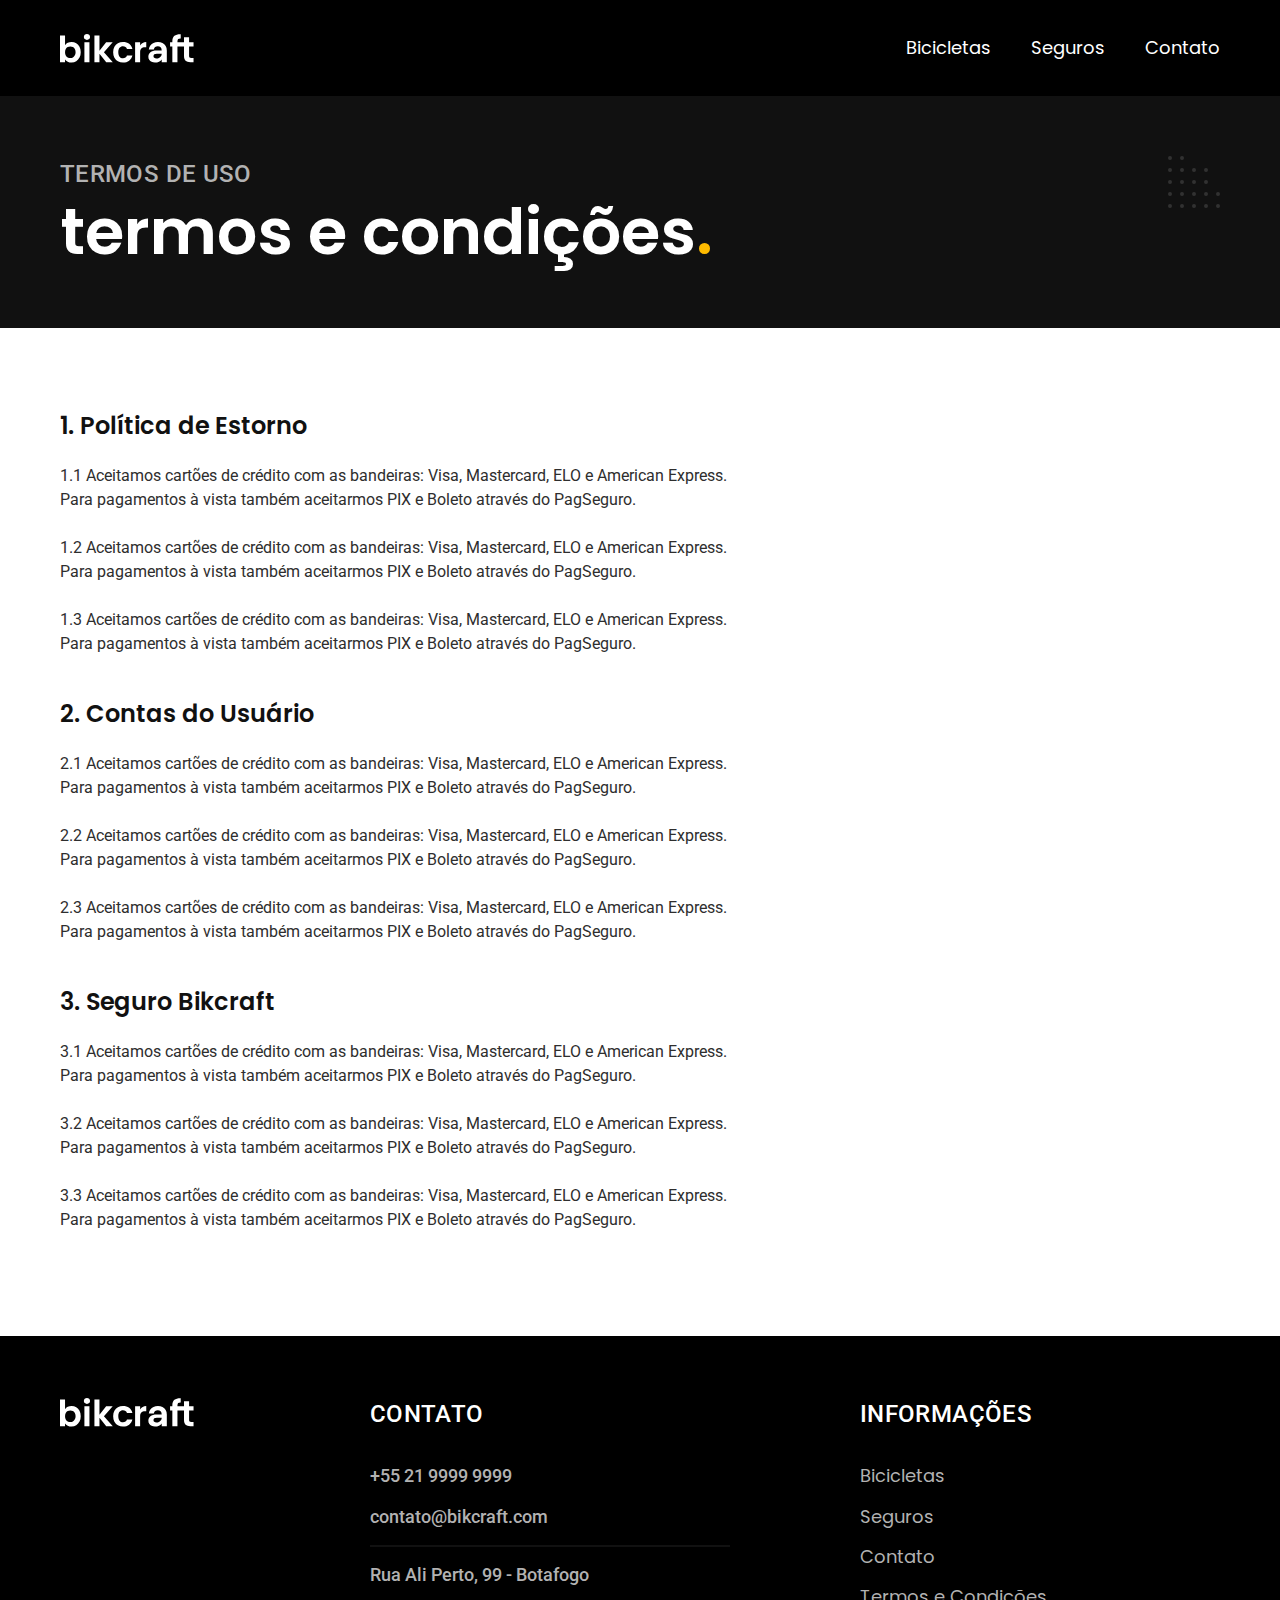
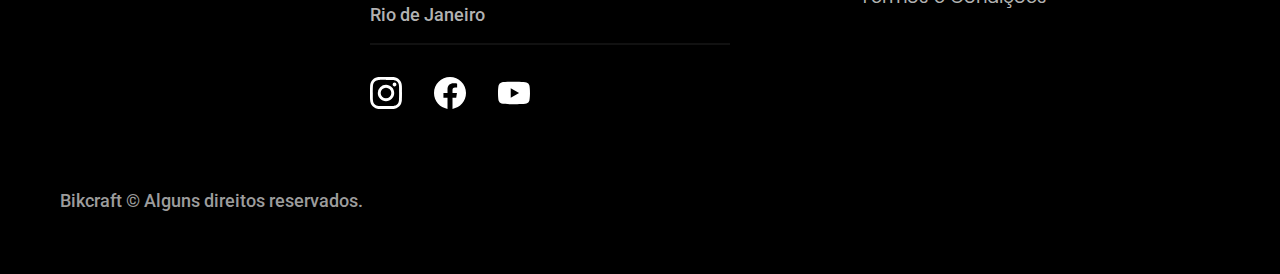
<file: termos.html>
<html lang="pt-br">

<head>
    <meta charset="UTF-8">
    <meta http-equiv="X-UA-Compatible" content="IE=edge">
    <meta name="viewport" content="width=device-width, initial-scale=1.0">
    <title>Termos e Condições | Bikcraft</title>
    <meta name="description" content="Termos e Condições da Bikcraft">

    <link rel="shortcut icon" href="./favicon.svg" type="image/svg+xml">


    <link rel="preload" href="./css/style.min.css" as="style">
    <link rel="stylesheet" href="./css/style.min.css">

    <link rel="preconnect" href="https://fonts.googleapis.com">
    <link rel="preconnect" href="https://fonts.gstatic.com" crossorigin>
    <link href="https://fonts.googleapis.com/css2?family=Merriweather:ital,wght@1,900&family=Poppins:wght@400;600&family=Roboto:wght@400;500&display=swap" rel="stylesheet">

    <script>document.documentElement.classList.add('js');</script>
</head>

<body id="termos">
    <header class="header-bg">
        <div class="header container">
            <a href="./"><img src="./img/bikcraft.svg" alt="Bikcraft"></a>
            <nav aria-label="primaria">
                <ul class="header-menu cor-c0  font-1-m">
                    <li><a href="./bicicletas.html">Bicicletas</a></li>
                    <li><a href="./seguros.html">Seguros</a></li>
                    <li><a href="./contato.html">Contato</a></li>
                </ul>
            </nav>
        </div>
    </header>

    <main>
        <div class="titulo-bg">
            <div class="titulo container">
                <p class="font-2-l-b cor-c5">Termos de uso</p>
                <h1 class="font-1-xxl cor-c0">termos e condições<span class="cor-p1">.</span></h1>
            </div>
        </div>

        <div class="termos container font-2-s cor-c10">
            <h2 class="font-1-l cor-c11">1. Política de Estorno</h2>
            <p>1.1 Aceitamos cartões de crédito com as bandeiras: Visa, Mastercard, ELO e American Express. Para pagamentos à vista também aceitarmos PIX e Boleto através do PagSeguro.</p>
            <p>1.2 Aceitamos cartões de crédito com as bandeiras: Visa, Mastercard, ELO e American Express. Para pagamentos à vista também aceitarmos PIX e Boleto através do PagSeguro.</p>
            <p>1.3 Aceitamos cartões de crédito com as bandeiras: Visa, Mastercard, ELO e American Express. Para pagamentos à vista também aceitarmos PIX e Boleto através do PagSeguro.</p>

            <h2 class="font-1-l cor-c11">2. Contas do Usuário</h2>
            <p>2.1 Aceitamos cartões de crédito com as bandeiras: Visa, Mastercard, ELO e American Express. Para pagamentos à vista também aceitarmos PIX e Boleto através do PagSeguro.</p>
            <p>2.2 Aceitamos cartões de crédito com as bandeiras: Visa, Mastercard, ELO e American Express. Para pagamentos à vista também aceitarmos PIX e Boleto através do PagSeguro.</p>
            <p>2.3 Aceitamos cartões de crédito com as bandeiras: Visa, Mastercard, ELO e American Express. Para pagamentos à vista também aceitarmos PIX e Boleto através do PagSeguro.</p>

            <h2 class="font-1-l cor-c11">3. Seguro Bikcraft</h2>
            <p>3.1 Aceitamos cartões de crédito com as bandeiras: Visa, Mastercard, ELO e American Express. Para pagamentos à vista também aceitarmos PIX e Boleto através do PagSeguro.</p>
            <p>3.2 Aceitamos cartões de crédito com as bandeiras: Visa, Mastercard, ELO e American Express. Para pagamentos à vista também aceitarmos PIX e Boleto através do PagSeguro.</p>
            <p>3.3 Aceitamos cartões de crédito com as bandeiras: Visa, Mastercard, ELO e American Express. Para pagamentos à vista também aceitarmos PIX e Boleto através do PagSeguro.</p>
        </div>

    </main>

    <footer class="footer-bg">
        <div class="footer container">
            <img src="./img/bikcraft.svg" alt="Bikcraft">

            <div class="footer-contato">
                <h3 class="font-2-l-b cor-c0">Contato</h3>
                <ul class="font-2-m cor-c5">
                    <li><a href="tel:+552199999999">+55 21 9999 9999</a></li>
                    <li><a href="mailto:contato@bikcraft.com">contato@bikcraft.com</a></li>
                    <li>Rua Ali Perto, 99 - Botafogo</li>
                    <li>Rio de Janeiro</li>
                </ul>

                <div class="footer-redes">
                    <a href="./"><img src="./img/redes/instagram.svg" alt=""></a>
                    <a href="./"><img src="./img/redes/facebook.svg" alt=""></a>
                    <a href="./"><img src="./img/redes/youtube.svg" alt=""></a>
                </div>
            </div>

            <div class="footer-informacoes">
                <h3 class="font-2-l-b cor-c0">Informações</h3>
                <nav>
                    <ul class="font-1-m cor-c5">
                        <li><a href="./bicicletas.html">Bicicletas</a></li>
                        <li><a href="./seguros.html">Seguros</a></li>
                        <li><a href="./contato.html">Contato</a></li>
                        <li><a href="./termos.html">Termos e Condições</a></li>
                    </ul>
                </nav>
            </div>
            <p class="copyright font-2-m cor-c6">Bikcraft &copy; Alguns direitos reservados.</p>
        </div>
    </footer>


    <script src="./js/plugins/simple-anime.js"></script>
    <script src="./js/script.js"></script>
</body>

</html>
</file>
<file: css/style.min.css>
body{margin:0;font-family:Arial,Helvetica,sans-serif}ul{padding:0;list-style:none}a{text-decoration:none;color:inherit}blockquote,dd,h1,h2,h3,h4,p,ul{margin:0}button{border:0;cursor:pointer}img{max-width:100%;display:block}img[src$=jpg]{border-radius:4px}.font-1-xs{font:400 0.75rem/1.35 Poppins,sans-serif}.font-2-xs{font:400 0.875rem/1.43 Roboto,sans-serif}.font-1-s{font:400 1rem/1.5 Poppins,sans-serif}.font-2-s{font:400 1rem/1.5 Roboto,sans-serif}.font-1-m,.font-1-m-b{font:400 1.125rem/1.35 Poppins,sans-serif}.font-1-m-b{font-weight:600}.font-2-m{font:500 1.125rem/1.35 Roboto,sans-serif}.font-1-l{font:400 1.5rem/1.5 Poppins,sans-serif}.font-2-l,.font-2-l-b{font:400 1.5rem/1.5 Roboto,sans-serif}.font-2-l-b{font-weight:500;letter-spacing:.015em;text-transform:uppercase}.font-1-xl{font:600 2rem/1.25 Poppins,sans-serif}.font-2-xl{font:500 2rem/1.25 Roboto,sans-serif}.font-1-xxl{font:600 4rem/1.125 Poppins,sans-serif}@media (max-width:1200px){.font-1-xxl{font-size:3rem}.font-2-l,.font-2-l-b{font-size:1.125rem}}@media (max-width:800px){.font-1-xxl{font-size:2rem}.font-1-xl,.font-2-xl{font-size:1.5rem}}:root{--cor-c0:#ffffff;--cor-c1:#f7f7f7;--cor-c2:#ededed;--cor-c3:#dedede;--cor-c4:#cccccc;--cor-c5:#b2b2b2;--cor-c6:#9c9c9c;--cor-c7:#717171;--cor-c8:#595959;--cor-c9:#404040;--cor-c10:#2e2e2e;--cor-c11:#111111;--cor-c12:#000000;--cor-p1:#ffbb00;--cor-p2:#e4a30b;--cor-p3:#a66f00;--cor-p4:#664400;--cor-p5:#332200}.cor-p1{color:var(--cor-p1)}.cor-p2{color:var(--cor-p2)}.cor-p3{color:var(--cor-p3)}.cor-p4{color:var(--cor-p4)}.cor-p5{color:var(--cor-p5)}.cor-c0{color:var(--cor-c0)}.cor-c1{color:var(--cor-c1)}.cor-c2{color:var(--cor-c2)}.cor-c3{color:var(--cor-c3)}.cor-c4{color:var(--cor-c4)}.cor-c5{color:var(--cor-c5)}.cor-c6{color:var(--cor-c6)}.cor-c7{color:var(--cor-c7)}.cor-c8{color:var(--cor-c8)}.cor-c9{color:var(--cor-c9)}.cor-c10{color:var(--cor-c10)}.cor-c11{color:var(--cor-c11)}.cor-c12{color:var(--cor-c12)}.form{display:grid;grid-template-columns:1fr 1fr;gap:20px}.form label{display:block;font:600 1rem/1.5 Poppins,sans-serif;margin-bottom:4px}.col-2{grid-column:span 2}.form input[type=email],.form input[type=tel],.form input[type=text],.form textarea{font:400 1rem/1.5 Roboto,sans-serif;background:var(--cor-c1);border:1px solid var(--cor-c2);border-radius:4px;padding:12px;width:100%;box-sizing:border-box}.form input[type=email]:focus,.form input[type=tel]:focus,.form input[type=text]:focus,.form textarea:focus{outline:0;border-color:var(--cor-p1);background:var(--cor-c0);box-shadow:0 0 2px #fea}@media (max-width:600px){.form{grid-template-columns:1fr}.col-2{grid-column:auto}}.container{max-width:1200px;box-sizing:border-box;padding-left:20px;padding-right:20px;margin-left:auto;margin-right:auto}.btn{padding:16px 32px;display:inline-block;background:linear-gradient(#ffbf00,#f2a50c);border-radius:4px;box-shadow:0 1px 2px rgba(0,0,0,.1);text-transform:uppercase;color:#320;font:600 1.125rem/1.35 Poppins,sans-serif;max-width:max-content}.btn a:hover{background:linear-gradient(#ffb60d,#e59317)}.btn.secundario{background:var(--cor-c10);color:var(--cor-c2)}.btn.secundario:hover{background:var(--cor-c9)}.btn.seta{display:flex;align-items:center}.btn.seta::after{content:"";display:inline-block;width:18px;height:10px;margin-left:12px;background:url("../img/icones/seta.svg") no-repeat center;transition:transform .2s}.btn.seta:hover::after{transform:translateX(4px)}.link{display:inline-block;color:var(--cor-p1);font:500 1.5rem Poppins,sans-serif;text-transform:uppercase}.link::after{content:"";display:block;width:100%;height:4px;background:currentColor}.link:hover{color:var(--cor-c0)}@media (max-width:600px){.btn a{padding:12px 16px;font-size:1rem}}.titulo-bg{padding-top:60px;padding-bottom:60px;background-color:var(--cor-c11)}.titulo p{margin-bottom:4px}.titulo{background:url('../img/dec/top-right.svg') no-repeat right 20px top}@media (max-width:800px){.titulo-bg{padding-top:40px;padding-bottom:40px}.titulo p{font-size:1rem;text-transform:lowercase;font-weight:400}}.js .fadeInDown{transform:translate3d(0,-20px,0)}.js .fadeInUp{transform:translate3d(0,20px,0)}.js .fadeInRight{transform:translate3d(20px,0,0)}.js .fadeInLeft{transform:translate3d(-20px,0,0)}.js [data-anime]{opacity:0}.js .anime{opacity:1;transform:none;transition:transform .8s,opacity .8s}.header-bg{background-color:var(--cor-c12)}.header{display:flex;flex-wrap:wrap;align-items:center;justify-content:space-between;gap:20px;padding-top:20px;padding-bottom:20px}.header-menu{display:flex;flex-wrap:wrap;gap:40px}.header-menu a{padding:16px 0;display:inline-block;position:relative}.header-menu a::after{content:"";display:block;height:2px;width:0;background:var(--cor-c0);transition:.3s;margin-top:4px;position:absolute}.header-menu a.ativo:after,.header-menu a:hover:after{width:100%}@media (max-width:800px){.header-menu{gap:20px}.header-menu a{background:var(--cor-c11);padding:12px 16px;border-radius:4px}.header-menu a:hover{background:#2e2e2e}.header-menu a::after{display:none}}@media (max-width:600px){.header-menu{gap:12px}.header-menu a{padding:8px 12px;font-size:0,875rem}}.introducao-bg{background:var(--cor-c12) url('../img/dec/bottom-left.svg') no-repeat bottom 160px left 20px;color:var(--cor-c0);box-shadow:inset 0 -120px var(--cor-c0)}.introducao{display:grid;grid-template-columns:1fr 1fr;gap:0 40px}.introducao img{width:100%;height:100%;object-fit:cover;border-radius:4px}.introducao-texto{align-self:end;padding-bottom:200px}.introducao h1{margin-bottom:32px}.introducao p{margin-bottom:20px}@media (max-width:1200px){.introducao{grid-template-columns:1fr;gap:1rem}.introducao-texto{padding-bottom:1.5rem}}@media (max-width:800px){.introducao-bg{background:var(--cor-c11);padding:25px;box-shadow:inset 0 -80px var(--cor-c0)}.introducao h1{margin-bottom:1rem}.introducao-texto{padding-bottom:1rem}.introducao img{height:300px;width:100%}}.tecnologia-bg{background-color:var(--cor-c11);box-shadow:inset 0 80px var(--cor-c0),inset 0 -80px var(--cor-c0)}.tecnologia{display:grid;grid-template-columns:1fr 1fr;gap:40px}.tecnologia-imagem img{width:100%;height:100%;object-fit:cover;object-position:left}.tecnologia-conteudo{padding-top:160px;padding-bottom:160px}.tecnologia-conteudo>span{display:block;margin-bottom:20px}.tecnologia-conteudo h2{margin-bottom:32px}.tecnologia-conteudo>p{margin-bottom:32px}.tecnologia-conteudo a{margin-bottom:80px}.tecnologia-vantagens{display:flex;gap:40px}.tecnologia-vantagens h3{margin-bottom:8px;width:max-content}.tecnologia-vantagens img{width:24px;margin-bottom:8px}@media (max-width:800px){.tecnologia-bg{box-shadow:initial}.tecnologia{grid-template-columns:1fr}.tecnologia-conteudo{padding-top:60px;padding-bottom:60px}.tecnologia-imagem{display:none}.tecnologia-conteudo a{margin-bottom:60px}}@media (max-width:600px){.tecnologia-vantagens{flex-direction:column}}.parceiros{padding-top:60px;padding-bottom:120px}.parceiros h2{margin-bottom:60px}.parceiros ul{padding:0 20px;max-width:1400px;margin:0 auto;display:grid;grid-template-columns:repeat(4,1fr)}.parceiros li{display:flex;padding:32px;border-left:2px solid var(--cor-c2)}.parceiros li:first-child,.parceiros li:nth-child(5){border-left:none}.parceiros li:nth-child(n+5){border-top:2px solid var(--cor-c2)}.parceiros img{margin:auto}@media (max-width:800px){.parceiros{padding-top:60px}.parceiros h2{margin-bottom:20px}.parceiros ul{grid-template-columns:repeat(2,1fr)}.parceiros li{padding:20px}.parceiros li:nth-child(n+3){border-top:2px solid var(--cor-c2)}.parceiros li:nth-child(3),.parceiros li:nth-child(7){border-left:none}}.depoimento{display:grid;grid-template-columns:1fr 1fr;background-color:var(--cor-p1);overflow:hidden}.depoimento img{width:100%;height:100%;object-fit:cover;border-radius:0}.depoimento-conteudo{padding:40px 40px 80px 80px;align-self:end;background:url('../img/dec/bottom-right-p.svg') no-repeat bottom 40px right 40px}.depoimento-conteudo p{font-family:Merriweather,serif;font-style:italic;font-weight:900;margin-bottom:32px;max-width:32ch;position:relative}.depoimento p::after,.depoimento p::before{font-size:5rem;color:var(--cor-p2);position:absolute}.depoimento p::before{content:'“';left:-60px;top:-25px}.depoimento p::after{content:'”'}@media (min-width:800px){.depoimento img{max-height:520px}}@media (max-width:800px){.depoimento{grid-template-columns:1fr;text-align:center}.depoimento-conteudo{padding:40px 20px;justify-self:center}.depoimento img{max-height:200px}}.footer-bg{background:var(--cor-c12)}.footer{display:grid;grid-template-columns:3fr 5fr 4fr;gap:40px;padding-bottom:60px;padding-top:60px}.footer h3{margin-bottom:32px}.footer-contato ul{margin-bottom:32px}.footer-contato li:nth-child(even):after{content:"";display:block;max-width:360px;height:2px;background:var(--cor-c11);margin-top:16px}.footer li{margin-bottom:16px}.footer-redes{display:flex;gap:32px}.footer a:hover{color:var(--cor-c0)}.copyright{grid-column:1/-1;margin-top:40px}@media (max-width:800px){.footer img{display:none}.footer{grid-template-columns:1fr 1fr}}@media (max-width:600px){.footer{grid-template-columns:1fr;gap:60px}.copyright{margin-top:0}}.bicicletas-lista{padding-top:60px;padding-bottom:120px}.bicicletas-lista h2{margin-bottom:40px}.bicicletas-lista ul{display:flex;gap:40px;padding:0 20px 20px 20px;max-width:1400px;margin-left:auto;margin-right:auto;overflow-x:auto}#bicicleta .bicicletas-lista ul{padding:0 0 20px 0}.bicicletas-lista li{min-width:280px;flex:1}.bicicletas-lista a{display:block}.bicicletas-lista img{margin-bottom:16px;height:auto}.bicicletas-lista h3{margin-bottom:16px;display:flex;align-items:center}.bicicletas-lista h3::before{content:"";background-color:var(--cor-p1);display:inline-block;height:8px;width:12px;margin-right:8px;transition:width .2s}.bicicletas-lista a:hover h3::before{width:24px}.bicicletas-lista li span{padding-left:20px}@media (max-width:800px){.bicicletas-lista{padding-bottom:60px}.bicicletas-lista ul{gap:20px}}.bicicletas-bg{background-image:linear-gradient(to right,var(--cor-c0) 30%,var(--cor-c11) 0)}.bicicletas{display:grid;grid-template-columns:1fr 1fr;gap:40px;padding-top:60px;padding-bottom:60px;background:url('../img/dec/top-right.svg') no-repeat top 40px right}.bicicletas-imagem{display:grid}.bicicletas-imagem span{grid-area:1/1;place-self:start end;margin-top:20px;border-radius:4px 0 0 4px;display:inline-block;background:var(--cor-c12);padding:8px 16px 8px 8px}.bicicletas-imagem img{grid-area:1/1;object-fit:cover;height:100%}.bicicletas-conteudo{display:grid;grid-template-columns:1fr auto;align-content:start}.bicicletas-conteudo h2,.bicicletas-conteudo p{grid-column:1/-1}.bicicletas-conteudo h2{margin-bottom:20px}.bicicletas-conteudo h2::before{content:"";display:block;width:12px;height:8px;background:var(--cor-p1);margin-bottom:8px}.bicicletas-conteudo p{margin-bottom:32px}.bicicletas-conteudo a{place-self:end}.bicicletas ul{display:grid;gap:16px}.bicicletas li{display:flex;align-items:center}.bicicletas-conteudo img{width:24px;margin-right:8px}@media (max-width:800px){.bicicletas{grid-template-columns:1fr;gap:20px;padding-top:40px;padding-bottom:40px}}@media (max-width:800px){.bicicletas-bg{background:var(--cor-c11)}.bicicletas-conteudo{grid-template-columns:1fr}.bicicletas-conteudo ul{font-size:1rem;grid-template-columns:1fr 1fr;margin-bottom:32px}.bicicletas-conteudo a{place-self:start}}.bicicleta{display:grid;grid-template-columns:1fr 1fr;align-items:start;gap:40px;padding-top:60px;padding-bottom:60px}#bicicleta .titulo p{text-transform:uppercase}.bicicleta-imagens{display:flex;flex-wrap:wrap;gap:20px}.bicicleta-imagens img{flex:1;min-width:200px}.bicicleta-imagens img:first-child{min-width:100%}.bicicleta-conteudo>p{margin-bottom:32px}.bicicleta-comprar{display:grid;grid-template-columns:max-content auto;align-items:center;justify-items:start;gap:8px 12px;margin-bottom:40px}.bicicleta-comprar a{grid-row:span 2}.bicicleta-comprar span{display:flex;align-items:center;background:var(--cor-c12);padding:4px 8px;border-radius:4px;gap:8px}.bicicleta-conteudo h2{text-transform:uppercase;letter-spacing:.015em;margin-bottom:12px}.bicicleta-ficha,.bicicleta-informacoes{padding:32px;background:var(--cor-c12);border-radius:4px}.bicicleta-informacoes{margin-bottom:40px;display:grid;grid-template-columns:1fr 1fr;gap:32px}.bicicleta-informacoes img{width:24px;margin-bottom:8px}.bicicleta-informacoes h3{margin-bottom:8px}.bicicleta-ficha li{padding:4px 0;display:flex;justify-content:space-between;border-bottom:1px solid var(--cor-c11)}.bicicleta-ficha li:last-child{border-bottom:none}.bicicleta-ficha span{color:var(--cor-c6)}@media (max-width:800px){.bicicleta{grid-template-columns:1fr;padding-top:40px;padding-bottom:40px}.bicicleta-imagens{grid-row:2}}@media (max-width:400px){.bicicleta-informacoes{grid-template-columns:1fr}.bicicleta-comprar{grid-template-columns:1fr}}.seguro-bg{background:var(--cor-c11);box-shadow:inset 0 120px var(--cor-c0),inset 0 -120px var(--cor-c12)}.seguro{display:grid;grid-template-columns:1fr 1fr;gap:40px}.seguro-imagem img{width:100%;height:100%;object-fit:cover}.seguro-conteudo{padding-top:180px;padding-bottom:180px}.seguro h2{margin-bottom:32px}.seguro p{margin-bottom:20px}@media (max-width:800px){.seguro-bg{box-shadow:inset 0 -60px var(--cor-c12)}.seguro{grid-template-columns:1fr}.seguro-conteudo{grid-row:1;padding-bottom:0;padding-top:40px}.seguro-imagem img{height:200px}}.seguros-bg{background:var(--cor-c11)}.seguros{padding-top:60px;padding-bottom:60px;display:grid;grid-template-columns:1fr 1fr;gap:40px;align-items:center}.seguros h2{grid-column:1/-1}.seguros-item{background-color:var(--cor-c12);padding:32px 32px 32px 60px;display:grid;grid-template-columns:1fr auto;border-radius:4px}.seguros-item h3{margin-bottom:40px}.seguros-item span{grid-column:2;display:block;text-align:right}.seguros-item ul{grid-column:1/-1;margin-bottom:32px}.seguros-item li{display:flex;align-items:center;position:relative}.seguros-item li+li{margin-top:20px}.seguros-item li::before{content:"";display:inline-block;width:13px;height:9px;background-image:url("../img/icones/lista.svg");position:absolute;left:-21px}.seguros-item a{grid-column:1/-1}#seguros .seguros{padding-top:0}@media (max-width:800px){.seguros{grid-template-columns:1fr}.seguro-prata{grid-row:3}}.vantagens-bg{background:var(--cor-c12)}.vantagens{padding-top:120px;padding-bottom:120px}.vantagens h2{margin-bottom:60px}.vantagens ul{display:grid;grid-template-columns:repeat(auto-fit,minmax(280px,max-content));gap:40px 80px}.vantagens h3,.vantagens img{margin-bottom:8px}@media (max-width:800px){.vantagens{padding-top:60px;padding-bottom:60px}.vantagens ul{gap:20px}}.perguntas{padding-top:120px;padding-bottom:120px}.perguntas h2{margin-bottom:60px}.perguntas dl>div{padding:20px;border-radius:4px}.perguntas dl>div:nth-child(odd){background:var(--cor-c1)}.perguntas button{display:grid;grid-template-columns:auto 1fr auto;align-items:center;gap:8px;cursor:pointer;background:0 0;width:100%;text-align:left;border:none}.perguntas button:hover::after,.perguntas button[aria-expanded=true]::after{transform:rotate(180deg)}.perguntas button::before{content:"";display:inline-block;width:12px;height:8px;background:var(--cor-p1)}.perguntas button::after{content:"";display:inline-block;width:14px;height:6px;background:url("../img/icones/seta-abrir.svg") no-repeat center;transition:.3s}.js .perguntas dd{display:none}.js .perguntas dd.ativa{display:block}.perguntas dd{padding-left:20px;padding-top:16px;max-width:80ch}@media (max-width:800px){.perguntas{padding-top:60px;padding-bottom:60px}.perguntas h3{margin-bottom:40px}}.termos{padding-top:80px;padding-bottom:80px}.termos h2{font-weight:600;margin-bottom:20px}.termos p+h2{margin-top:40px}.termos p{margin-bottom:24px;max-width:75ch}#contato{background:linear-gradient(to bottom,var(--cor-c11) 600px,var(--cor-c1) 0)}.contato{display:grid;grid-template-columns:5fr 7fr}.contato-dados,.contato-formulario{padding:60px;box-shadow:0 1px 2px rgba(0,0,0,.1)}.contato-dados{border-radius:5px 0 0 5px;background:var(--cor-c12) url('../img/dec/bottom-left.svg') no-repeat bottom 20px left 20px}.contato-formulario{border-radius:0 5px 5px 0;background:var(--cor-c0) url('../img/dec/bottom-right.svg') no-repeat bottom 20px right 20px}.contato-dados h2{margin-bottom:60px}.contato-endereco{margin-bottom:32px;padding-left:28px;background:url("../img/icones/local.svg") no-repeat 0 4px}.contato-endereco p{margin-bottom:8px}.contato-meios a{display:block;max-width:max-content;margin-bottom:8px;padding-left:28px}.contato-meios a:hover{color:var(--cor-c0)}.contato-meios a:first-child{background:url("../img/icones/email.svg") no-repeat 0 6px}.contato-meios a:nth-child(2){margin-bottom:32px}.contato-meios a:nth-child(3){background:url("../img/icones/telefone.svg") no-repeat 0 6px;margin-bottom:60px}.contato-redes{display:flex;padding-left:28px;gap:32px}@media (max-width:800px){.contato{grid-template-columns:1fr}.contato-dados,.contato-formulario{padding:20px}.contato-dados{border-radius:5px 5px 0 0;background:var(--cor-c12)}.contato-formulario{border-radius:0 0 5px 5px}.contato-dados h2,.contato-meios a:nth-child(3){margin-bottom:32px}.contato-redes{margin-bottom:12px}}.lojas{display:grid;grid-template-columns:1fr 1fr;gap:0 40px;padding-top:120px;padding-bottom:120px}.lojas h2{grid-column:1/-1;margin-bottom:60px}.lojas img{border-radius:4px 4px 0 0}.lojas-item{border-radius:4px;background-color:var(--cor-c0);box-shadow:0 1px 2px rgba(0,0,0,.1);padding:20px}.lojas-conteudo{display:grid;grid-template-columns:1fr 1fr;gap:32px 16px;padding:32px}.lojas-conteudo h3,.lojas-tempo{grid-column:1/-1}.lojas-tempo{display:flex;align-items:center;gap:8px}.lojas-dados{display:grid;grid-template-columns:1fr;gap:8px;border-left:2px solid var(--cor-c2);padding-left:12px}.lojas-dados a{display:block}.lojas-conteudo h3{margin-top:32px;position:relative;padding-left:24px}.lojas-conteudo h3::before{content:"";display:block;width:12px;height:8px;background-color:var(--cor-p1);position:absolute;top:20px;left:0}@media (max-width:800px){.lojas{gap:20px;padding-top:60px;padding-bottom:60px}.lojas h2{margin-bottom:32px}.lojas-conteudo{grid-template-rows:repeat(5,1fr);grid-template-columns:1fr}.lojas-dados{gap:0}}@media (max-width:620px){.lojas{grid-template-columns:1fr}}#orcamento{background:linear-gradient(var(--cor-c11) 600px,var(--cor-c1) 0)}.orcamento{display:grid;grid-template-columns:5fr 7fr;padding-bottom:120px}.orcamento h2{text-transform:uppercase;position:relative;display:flex;align-items:center}.orcamento h2::before{content:"";display:inline-block;width:4px;height:8px;background-color:var(--cor-p1);position:absolute;left:-12px}.orcamento-dados,.orcamento-produto{padding:60px;box-shadow:0 1px 2px rgba(0,0,0,.1)}.orcamento-produto{border-radius:5px 0 0 5px;display:grid;grid-template-columns:1fr 1fr;gap:20px;align-content:start;background:var(--cor-c12) url('../img/dec/bottom-left.svg') no-repeat bottom 20px left 20px}.orcamento-produto>*{grid-column:1/-1}.orcamento-produto>label{grid-column:initial}.orcamento-produto label{font:400 1rem/1.5 Poppins,sans-serif;color:var(--cor-c4);background-color:var(--cor-c10);padding:12px 16px;border-radius:4px;cursor:pointer;display:grid;grid-template-columns:auto 1fr auto;align-items:center;border:1px solid var(--cor-c10)}.orcamento-produto input:checked+label{background:var(--cor-c0);color:var(--cor-c11)}.orcamento-produto label::before{content:"";display:inline-block;box-sizing:border-box;width:12px;height:12px;border:1px solid var(--cor-c6);border-radius:50%;margin-right:8px}.orcamento-produto input:checked+label::before{border-color:var(--cor-c7);box-shadow:inset 0 0 0 3px var(--cor-c0),inset 0 0 0 6px var(--cor-c7)}.orcamento-produto label:hover{background-color:var(--cor-c9);border-color:var(--cor-c9)}.orcamento-produto input:focus+label{box-shadow:0 0 0 2px var(--cor-p1);border-color:var(--cor-c12)}.orcamento-produto label span{display:none}.orcamento-produto input:checked+label span{display:inline-block}.orcamento-produto input{opacity:0;position:absolute;pointer-events:none}.orcamento-dados{border-radius:0 5px 5px 0;background:var(--cor-c0) url('../img/dec/bottom-right.svg') no-repeat bottom 20px right 20px}.orcamento-conteudo{display:none}.orcamento-conteudo h2,.orcamento-dados h2:nth-of-type(n+2){margin-top:20px}#bikcraft:checked~#orcamento-bikcraft,#seguro:checked~#orcamento-seguro{display:grid;gap:20px}.orcamento-detalhes{display:none;background:var(--cor-c0);padding:20px;grid-template-columns:1fr 1fr;border-radius:4px;align-items:center}.orcamento-detalhes li{display:flex;align-items:center;margin-bottom:8px}.orcamento-detalhes li img{width:16px;margin-right:8px}.orcamento-produto input:checked+label+.orcamento-detalhes{display:grid}@media (max-width:1200px){.orcamento-dados,.orcamento-produto{padding:32px}}@media (max-width:800px){.orcamento{grid-template-columns:1fr}.orcamento-produto{border-radius:5px 5px 0 0;background:var(--cor-c12)}.orcamento-dados{border-radius:0 0 5px 5px}}@media (max-width:400px){.orcamento-produto{grid-template-columns:1fr}}
</file>
